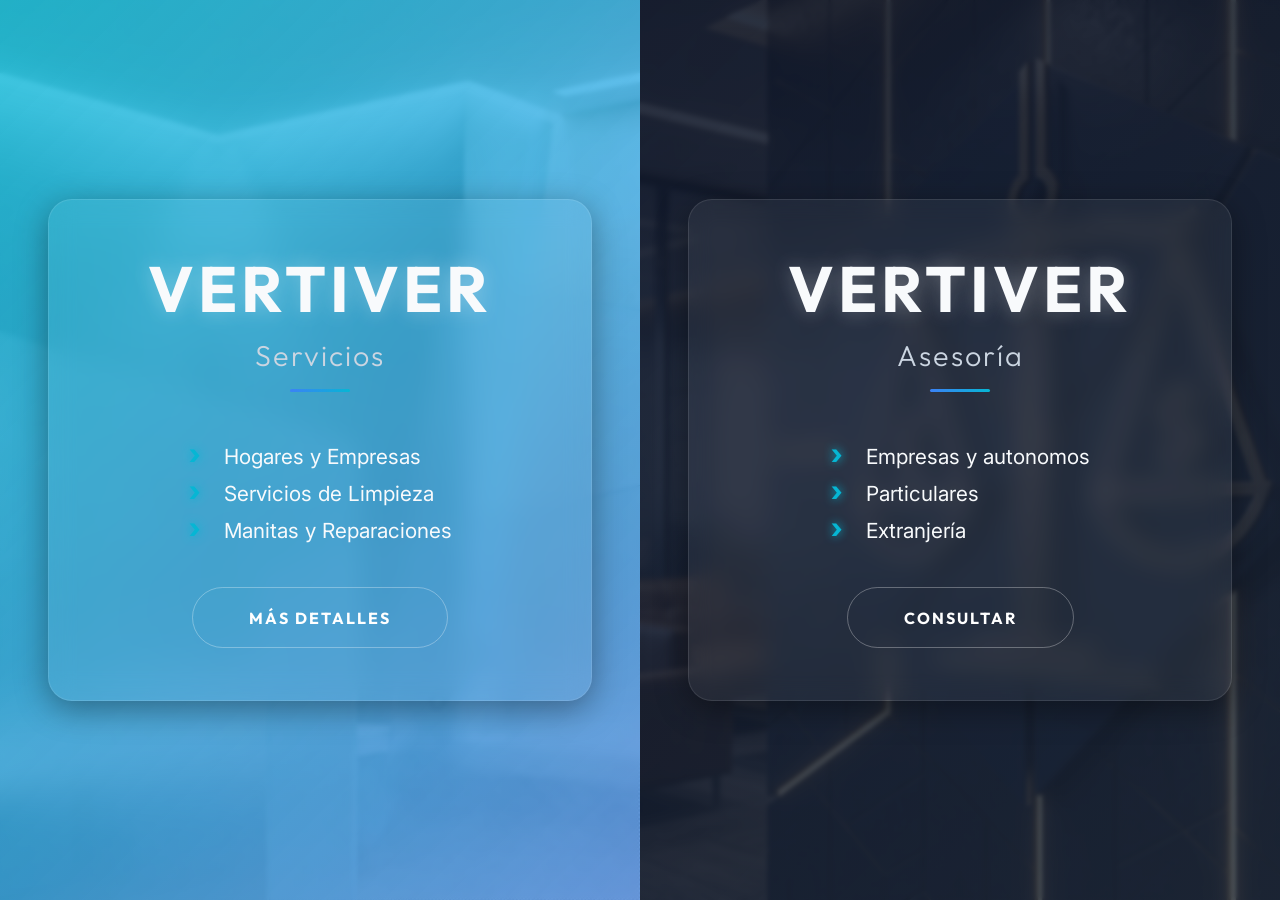
<file: index.html>
<!DOCTYPE html>
<html lang="es">

<head>
    <meta charset="UTF-8">
    <meta name="viewport" content="width=device-width, initial-scale=1.0">
    <title>Asesoría en San Martín de Valdeiglesias | VERTIVER Servicios y Asesoría</title>
    <meta name="description"
        content="Asesoría integral para empresas, autónomos y particulares en San Martín de Valdeiglesias. Expertos en Ley de Segunda Oportunidad y Extranjería.">
    <link rel="stylesheet" href="css/style.css">
    <link rel="icon" type="image/x-icon" href="favicon.ico">
    
    <!-- LocalBusiness Schema -->
    <script type="application/ld+json">
    {
      "@context": "https://schema.org",
      "@type": "ProfessionalService",
      "name": "VERTIVER Asesoría y Servicios",
      "address": {
        "@type": "PostalAddress",
        "addressLocality": "San Martín de Valdeiglesias",
        "addressRegion": "Madrid",
        "addressCountry": "ES"
      },
      "url": "https://tu-dominio-vercel.app",
      "description": "Asesoría integral para empresas, autónomos y particulares en San Martín de Valdeiglesias. Expertos en Ley de Segunda Oportunidad y Extranjería."
    }
    </script>
</head>

<body>
    <div class="container">
        <div class="split left">
            <div class="content">
                <h1>Vertiver</h1>
                <h2>Servicios</h2>
                <ul>
                    <li>Hogares y Empresas</li>
                    <li>Servicios de Limpieza</li>
                    <li>Manitas y Reparaciones</li>
                </ul>
                <a href="vertiver_servicios/vertiver_servicios.html" class="btn">Más Detalles</a>
            </div>
        </div>
        <div class="split right">
            <div class="content">
                <h1>Vertiver</h1>
                <h2>Asesoría</h2>
                <ul>
                    <li><a href="vertiver_asesoria/empresas-autonomos.html"
                            style="color: inherit; text-decoration: none;">Empresas y autonomos</a></li>
                    <li><a href="vertiver_asesoria/particulares.html"
                            style="color: inherit; text-decoration: none;">Particulares</a></li>
                    <li><a href="vertiver_asesoria/extranjeria.html"
                            style="color: inherit; text-decoration: none;">Extranjería</a></li>
                </ul>
                <a href="vertiver_asesoria/index.html" class="btn">Consultar</a>
            </div>
        </div>
    </div>

    <script src="js/script.js"></script>
</body>

</html>
</file>
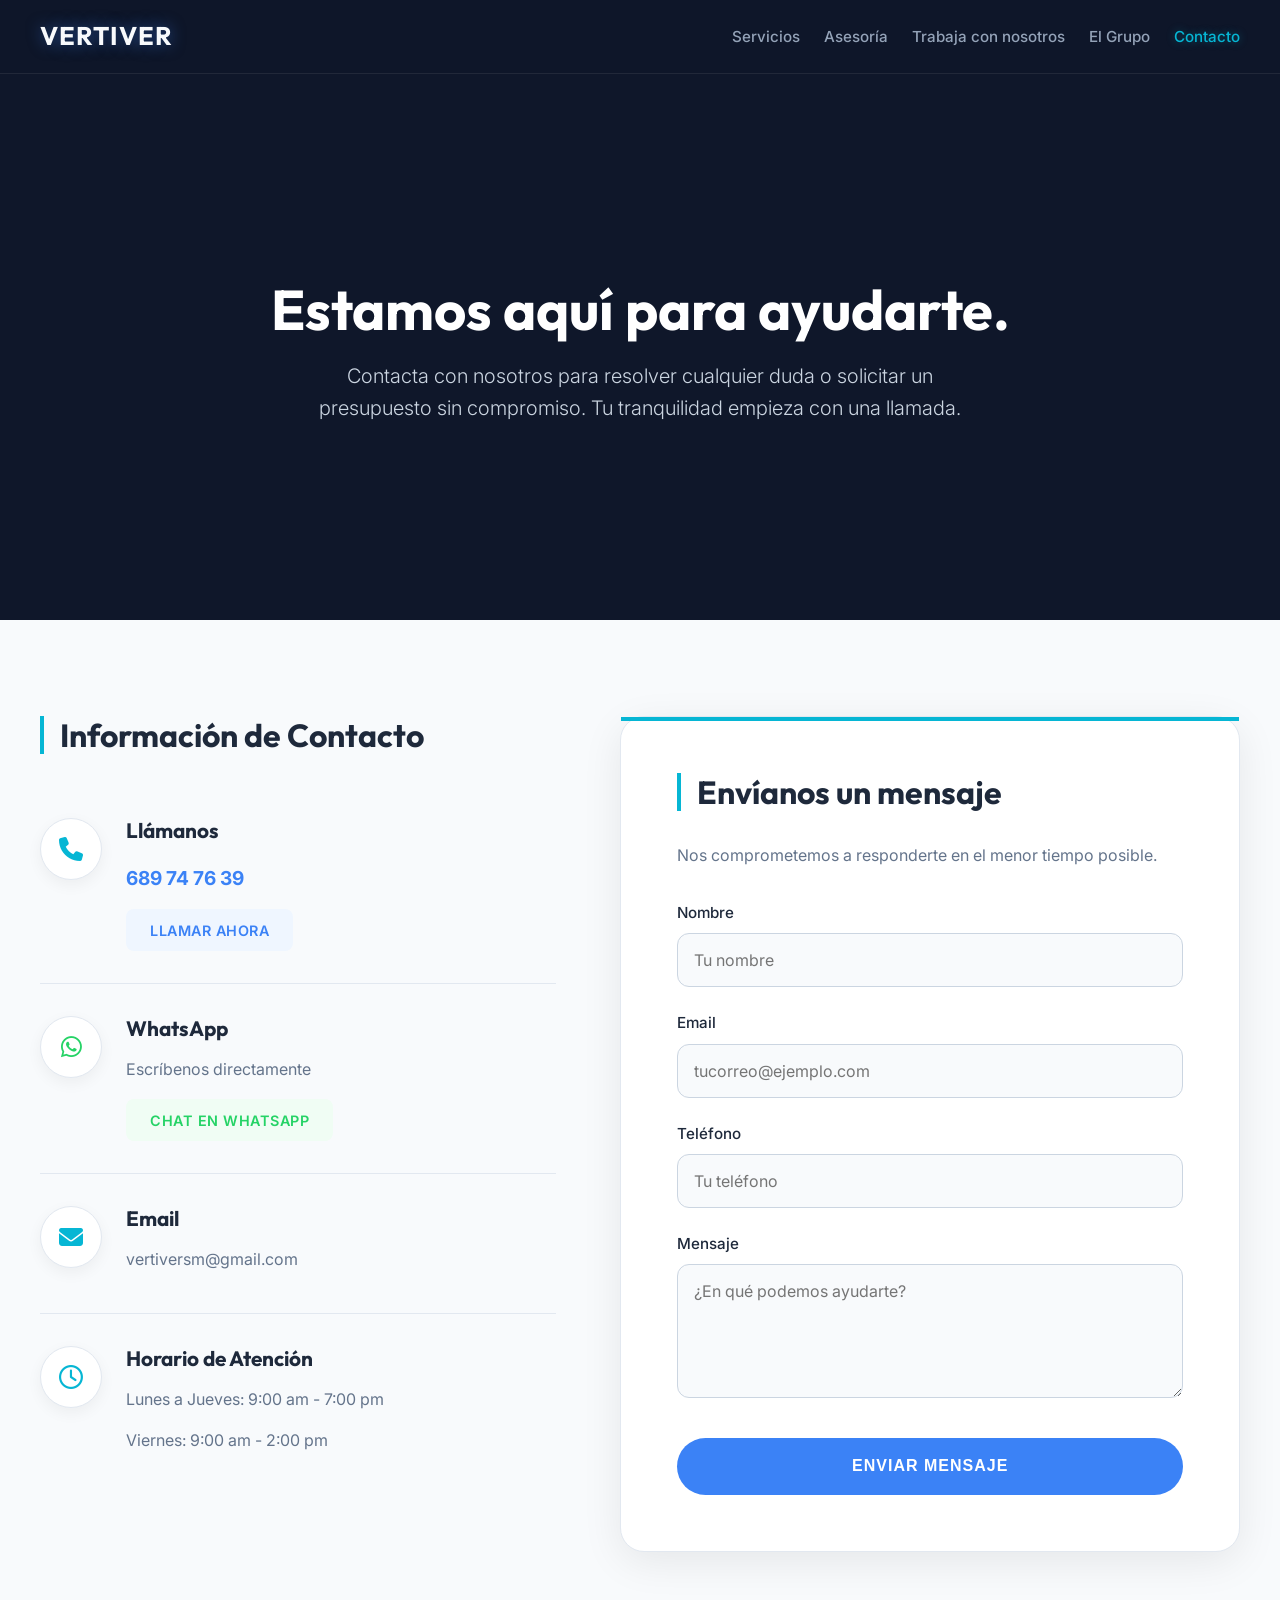
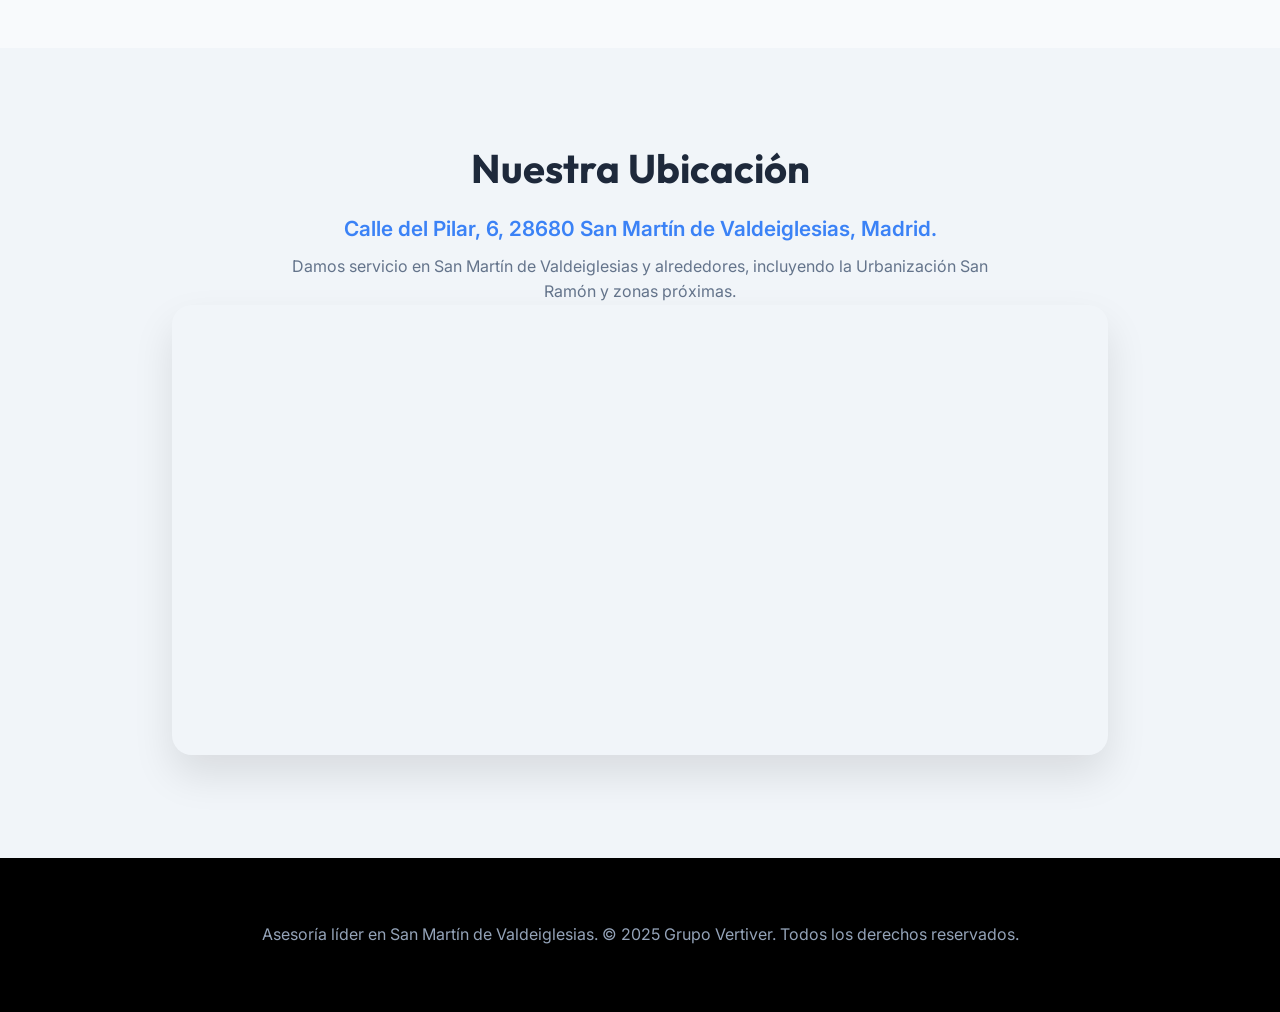
<file: contacto/index.html>
<!DOCTYPE html>
<html lang="es">

<head>
    <meta charset="UTF-8">
    <meta name="viewport" content="width=device-width, initial-scale=1.0">
    <title>Contacto VERTIVER | Estamos aquí para ayudarte</title>
    <meta name="description"
        content="Contacta con Vertiver para servicios integrales o asesoría en San Martín de Valdeiglesias. Teléfono, WhatsApp o formulario. Respuesta rápida.">
    <link rel="stylesheet" href="css/style.css">
    <link rel="icon" type="image/x-icon" href="/favicon.ico">
    <!-- Font Awesome for Icons -->
    <link rel="stylesheet" href="https://cdnjs.cloudflare.com/ajax/libs/font-awesome/6.4.0/css/all.min.css">
</head>

<body>

    <!-- Global Header -->
    <header class="main-header">
        <div class="header-container">
            <a href="../index.html" class="logo">VERTIVER</a>

            <!-- Mobile Toggle -->
            <button class="mobile-toggle" aria-label="Abrir menú">
                <span class="bar"></span>
                <span class="bar"></span>
                <span class="bar"></span>
            </button>

            <!-- Main Navigation -->
            <nav class="main-nav">
                <ul class="nav-links">
                    <li><a href="../vertiver_servicios/vertiver_servicios.html">Servicios</a></li>
                    <li><a href="../vertiver_asesoria/index.html">Asesoría</a></li>
                    <li><a href="../trabaja_con_nosotros/index.html">Trabaja con nosotros</a></li>
                    <li><a href="../el_grupo/index.html">El Grupo</a></li>
                    <li><a href="#" class="active">Contacto</a></li>
                </ul>
            </nav>
        </div>
    </header>

    <!-- Hero Section -->
    <header class="hero-contact">
        <div class="hero-content">
            <h1>Estamos aquí para ayudarte.</h1>
            <p class="hero-subtitle">Contacta con nosotros para resolver cualquier duda o solicitar un presupuesto sin
                compromiso. Tu tranquilidad empieza con una llamada.</p>
        </div>
    </header>

    <!-- Main Content Grid -->
    <section class="contact-main">
        <div class="container-grid">

            <!-- Contact Info Block -->
            <div class="info-block">
                <h2 class="section-title">Información de Contacto</h2>

                <div class="info-item">
                    <div class="icon-box"><i class="fa-solid fa-phone"></i></div>
                    <div class="info-text">
                        <h3>Llámanos</h3>
                        <p class="strong-text">689 74 76 39</p>
                        <a href="tel:+34689747639" class="btn-call">Llamar ahora</a>
                    </div>
                </div>

                <div class="info-item">
                    <div class="icon-box whatsapp"><i class="fa-brands fa-whatsapp"></i></div>
                    <div class="info-text">
                        <h3>WhatsApp</h3>
                        <p>Escríbenos directamente</p>
                        <a href="https://wa.me/34689747639" target="_blank" class="btn-whatsapp">Chat en WhatsApp</a>
                    </div>
                </div>

                <div class="info-item">
                    <div class="icon-box"><i class="fa-solid fa-envelope"></i></div>
                    <div class="info-text">
                        <h3>Email</h3>
                        <p>vertiversm@gmail.com</p>
                    </div>
                </div>

                <div class="info-item">
                    <div class="icon-box"><i class="fa-regular fa-clock"></i></div>
                    <div class="info-text">
                        <h3>Horario de Atención</h3>
                        <p>Lunes a Jueves: 9:00 am - 7:00 pm</p>
                        <p>Viernes: 9:00 am - 2:00 pm</p>
                    </div>
                </div>
            </div>

            <!-- Contact Form -->
            <div class="form-block">
                <h2 class="section-title">Envíanos un mensaje</h2>
                <p class="form-intro">Nos comprometemos a responderte en el menor tiempo posible.</p>

                <form action="#" method="POST" class="contact-form">
                    <div class="form-group">
                        <label for="name">Nombre</label>
                        <input type="text" id="name" name="name" placeholder="Tu nombre" required>
                    </div>

                    <div class="form-group">
                        <label for="email">Email</label>
                        <input type="email" id="email" name="email" placeholder="tucorreo@ejemplo.com" required>
                    </div>

                    <div class="form-group">
                        <label for="phone">Teléfono</label>
                        <input type="tel" id="phone" name="phone" placeholder="Tu teléfono" required>
                    </div>

                    <div class="form-group">
                        <label for="message">Mensaje</label>
                        <textarea id="message" name="message" rows="5" placeholder="¿En qué podemos ayudarte?"
                            required></textarea>
                    </div>

                    <button type="submit" class="btn-submit">Enviar Mensaje</button>
                </form>
            </div>
        </div>
    </section>

    <!-- Map & Location Section -->
    <section class="location-section">
        <div class="container-content">
            <h2 class="section-title-center">Nuestra Ubicación</h2>
            <p class="location-text">Calle del Pilar, 6, 28680 San Martín de Valdeiglesias, Madrid.</p>
            <p class="service-area-text">Damos servicio en San Martín de Valdeiglesias y alrededores, incluyendo la
                Urbanización San Ramón y zonas próximas.</p>

            <div class="map-container">
                <iframe
                    src="https://www.google.com/maps/embed?pb=!1m18!1m12!1m3!1d3036.0049282939!2d-4.3945!3d40.3635!2m3!1f0!2f0!3f0!3m2!1i1024!2i768!4f13.1!3m3!1m2!1s0xd41c6b123456789%3A0xabcdef1234567890!2sC.%20del%20Pilar%2C%206%2C%2028680%20San%20Mart%C3%ADn%20de%20Valdeiglesias%2C%20Madrid%2C%20Spain!5e0!3m2!1sen!2sus!4v1600000000000!5m2!1sen!2sus"
                    width="100%" height="450" style="border:0;" allowfullscreen="" loading="lazy"
                    referrerpolicy="no-referrer-when-downgrade">
                </iframe>
                <!-- Note: The coordinates in the standard embed might need adjustment if generic. 
                     Using a generic query for the address in a real scenario or the address specific embed string. 
                     I'll use a standard search embed query for robustness if exact coords aren't known, 
                     but standard iframe syntax above is roughly correct placeholder. 
                     Let's verify address: Calle del Pilar, 6, 28680 San Martín de Valdeiglesias, Madrid.
                     I will use a q= param version for better accuracy without API key issues often found in strict embeds. -->
            </div>
        </div>
    </section>

    <!-- Footer -->
    <footer class="footer">
        <p>Asesoría líder en San Martín de Valdeiglesias. &copy; 2025 Grupo Vertiver. Todos los derechos reservados.</p>
    </footer>

    <script src="../vertiver_servicios/js/script.js"></script>
    <script>
        // Inline mobile toggle if external script has issues
        const mobileToggle = document.querySelector('.mobile-toggle');
        const mainNav = document.querySelector('.main-nav');

        if (mobileToggle && !mobileToggle.getAttribute('listener')) {
            mobileToggle.addEventListener('click', () => {
                mainNav.classList.toggle('active');
                mobileToggle.classList.toggle('active');
            });
            mobileToggle.setAttribute('listener', 'true');
        }
    </script>
</body>

</html>
</file>
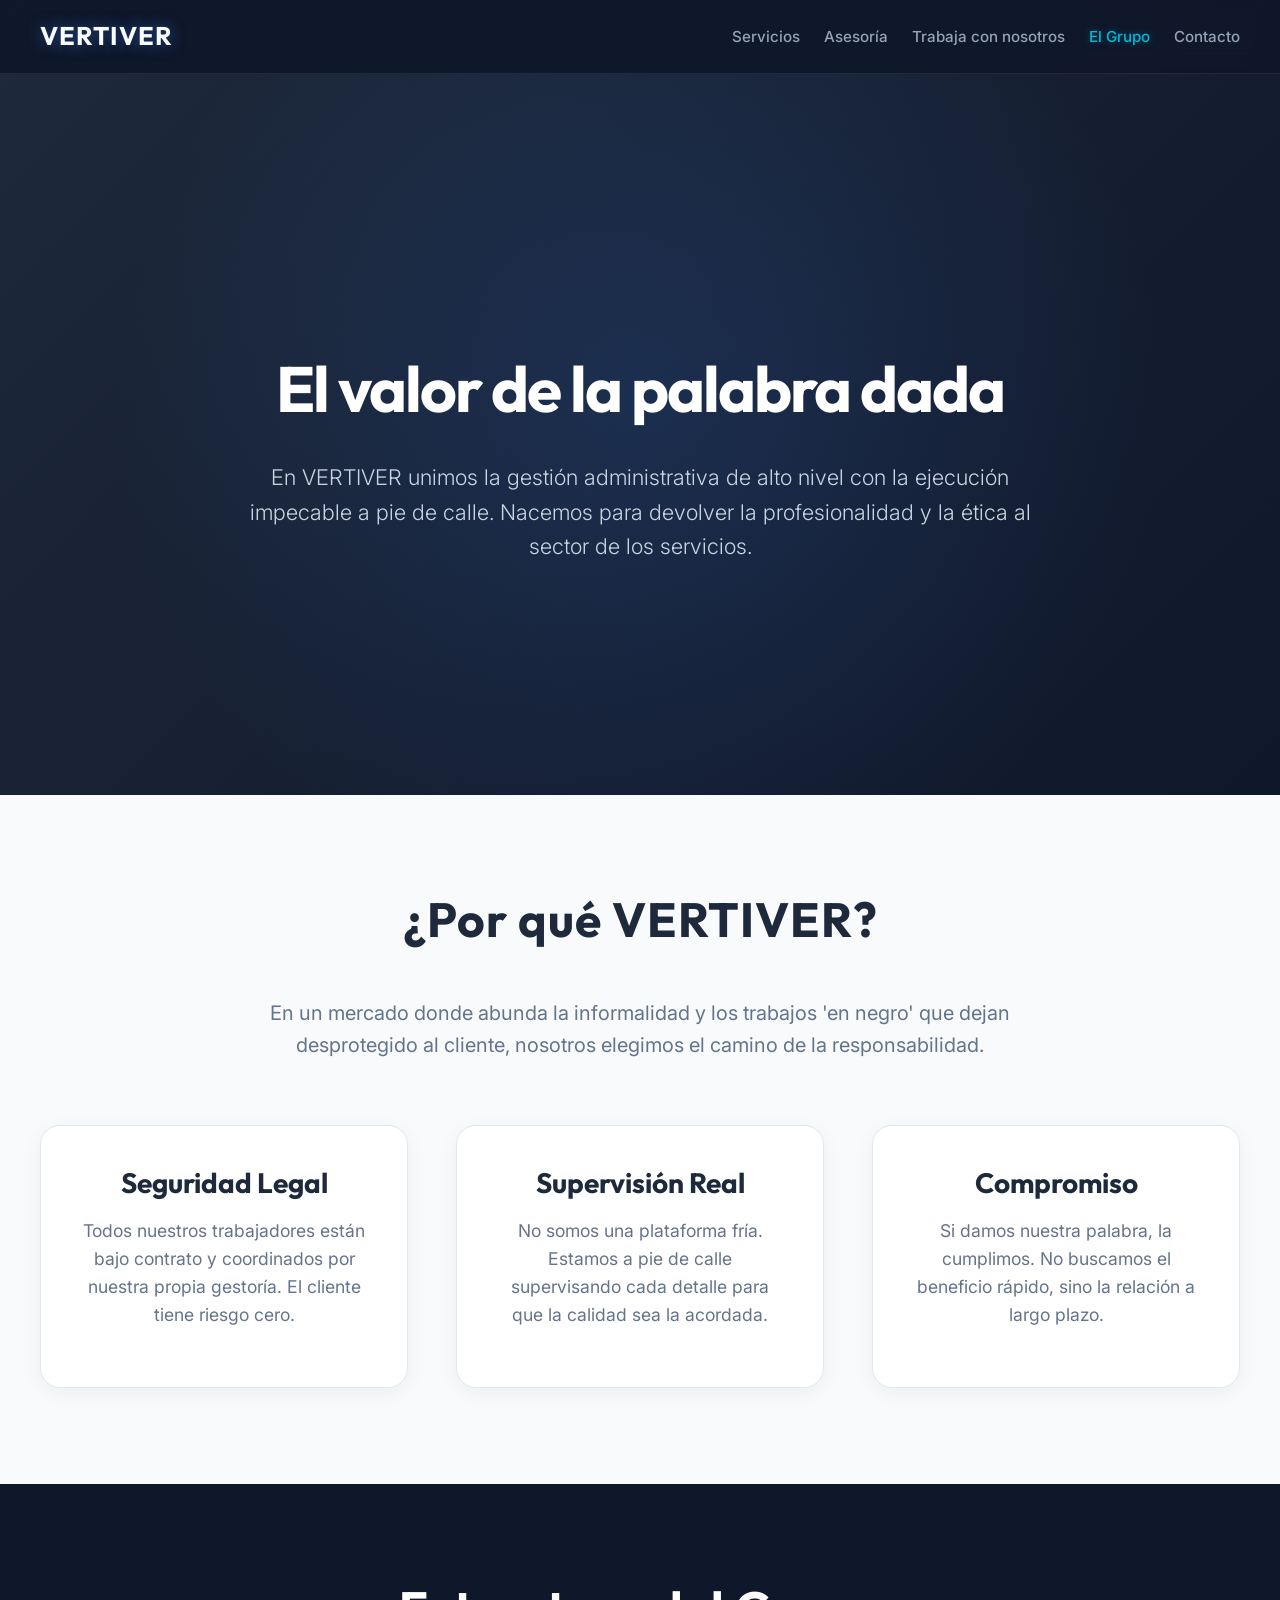
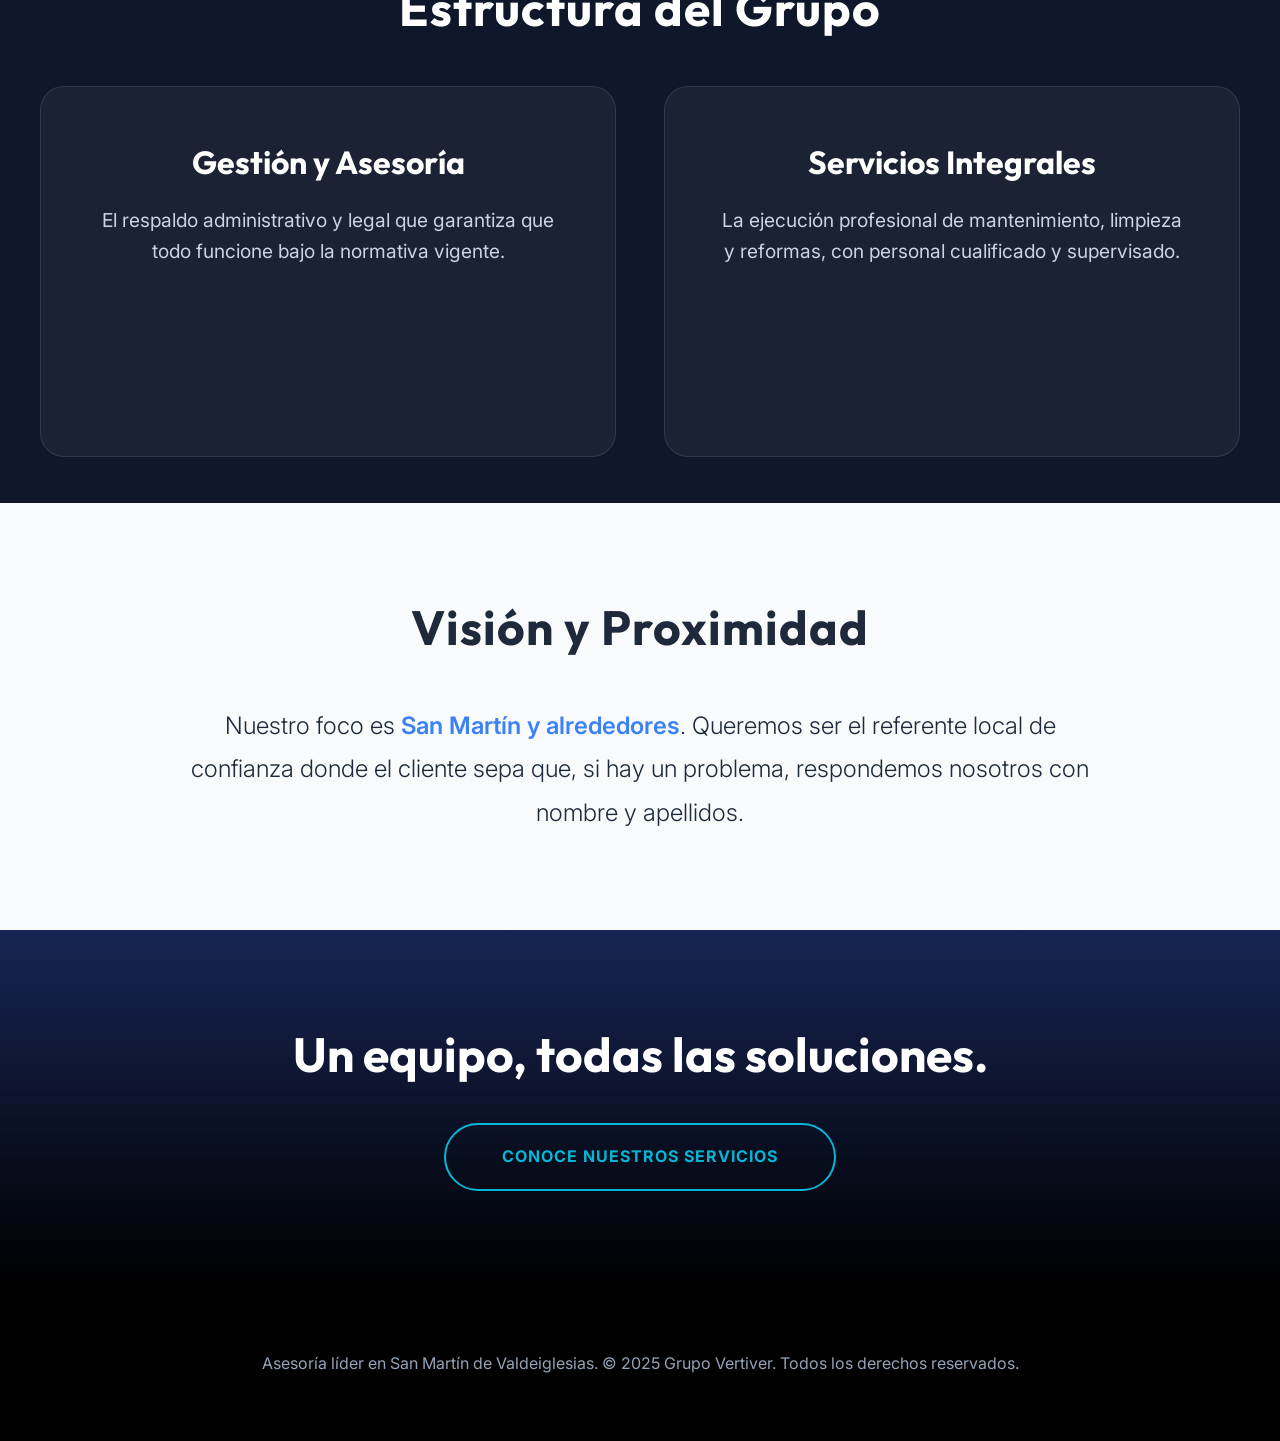
<file: el_grupo/index.html>
<!DOCTYPE html>
<html lang="es">

<head>
    <meta charset="UTF-8">
    <meta name="viewport" content="width=device-width, initial-scale=1.0">
    <title>El Grupo VERTIVER | Confianza y Profesionalidad</title>
    <meta name="description"
        content="Vertiver combina gestión administrativa de alto nivel con ejecución impecable. Servicios integrales y asesoría con honestidad y seguridad legal.">
    <link rel="stylesheet" href="css/style.css">
    <link rel="icon" type="image/x-icon" href="/favicon.ico">
</head>

<body>

    <!-- Global Header -->
    <header class="main-header">
        <div class="header-container">
            <a href="../index.html" class="logo">VERTIVER</a>

            <!-- Mobile Toggle -->
            <button class="mobile-toggle" aria-label="Abrir menú">
                <span class="bar"></span>
                <span class="bar"></span>
                <span class="bar"></span>
            </button>

            <!-- Main Navigation -->
            <nav class="main-nav">
                <ul class="nav-links">
                    <li><a href="../vertiver_servicios/vertiver_servicios.html">Servicios</a></li>
                    <li><a href="../vertiver_asesoria/index.html">Asesoría</a></li>
                    <li><a href="../trabaja_con_nosotros/index.html">Trabaja con nosotros</a></li>
                    <li><a href="#" class="active">El Grupo</a></li>
                    <li><a href="../contacto/index.html">Contacto</a></li>
                </ul>
            </nav>
        </div>
    </header>

    <!-- Section Hero (Nuestra Identidad) -->
    <header class="hero-group">
        <div class="hero-content">
            <h1>El valor de la palabra dada</h1>
            <p class="hero-subtitle">En VERTIVER unimos la gestión administrativa de alto nivel con la ejecución
                impecable a pie de calle. Nacemos para devolver la profesionalidad y la ética al sector de los
                servicios.</p>
        </div>
    </header>

    <!-- Section 'El Problema vs. Nuestra Solución' (Enfoque en Honestidad) -->
    <section class="problem-solution">
        <div class="container-content">
            <h2 class="section-title">¿Por qué VERTIVER?</h2>
            <div class="text-block">
                <p class="intro-text">En un mercado donde abunda la informalidad y los trabajos 'en negro' que dejan
                    desprotegido al cliente, nosotros elegimos el camino de la responsabilidad.</p>

                <div class="key-points-grid">
                    <div class="point-card">
                        <h3>Seguridad Legal</h3>
                        <p>Todos nuestros trabajadores están bajo contrato y coordinados por nuestra propia gestoría. El
                            cliente tiene riesgo cero.</p>
                    </div>
                    <div class="point-card">
                        <h3>Supervisión Real</h3>
                        <p>No somos una plataforma fría. Estamos a pie de calle supervisando cada detalle para que la
                            calidad sea la acordada.</p>
                    </div>
                    <div class="point-card">
                        <h3>Compromiso</h3>
                        <p>Si damos nuestra palabra, la cumplimos. No buscamos el beneficio rápido, sino la relación a
                            largo plazo.</p>
                    </div>
                </div>
            </div>
        </div>
    </section>

    <!-- Section 'Estructura del Grupo' (Sinergia) -->
    <section class="group-structure">
        <div class="container-content">
            <h2 class="section-title">Estructura del Grupo</h2>
            <div class="structure-columns">
                <a href="../vertiver_asesoria/index.html" class="structure-link">
                    <div class="col-structure">
                        <h3>Gestión y Asesoría</h3>
                        <p>El respaldo administrativo y legal que garantiza que todo funcione bajo la normativa vigente.</p>
                    </div>
                </a>
                <a href="../vertiver_servicios/vertiver_servicios.html" class="structure-link">
                    <div class="col-structure">
                        <h3>Servicios Integrales</h3>
                        <p>La ejecución profesional de mantenimiento, limpieza y reformas, con personal cualificado y
                            supervisado.</p>
                    </div>
                </a>
            </div>
        </div>
    </section>

    <!-- Section 'Visión y Proximidad' -->
    <section class="vision-section">
        <div class="container-content">
            <h2 class="section-title">Visión y Proximidad</h2>
            <p>Nuestro foco es <strong>San Martín y alrededores</strong>. Queremos ser el referente local de confianza
                donde el cliente sepa que, si hay un problema, respondemos nosotros con nombre y apellidos.</p>
        </div>
    </section>

    <!-- CTA Final -->
    <section class="cta-final" id="contacto">
        <div class="cta-content">
            <h2>Un equipo, todas las soluciones.</h2>
            <a href="../vertiver_servicios/vertiver_servicios.html" class="btn-primary">Conoce nuestros servicios</a>
        </div>
    </section>

    <!-- Footer -->
    <footer class="footer">
        <p>Asesoría líder en San Martín de Valdeiglesias. &copy; 2025 Grupo Vertiver. Todos los derechos reservados.</p>
    </footer>

    <script src="../vertiver_servicios/js/script.js"></script>
    <!-- Reusing script for mobile menu if compatible, or creating new one? 
    Checking vertiver_servicios/js/script.js content would be good, but assuming it handles .mobile-toggle and .main-nav is safe given the HTML structure. -->
    <script>
        // Inline script for mobile menu if we don't want to rely on relative path or if script.js is simple
        const mobileToggle = document.querySelector('.mobile-toggle');
        const mainNav = document.querySelector('.main-nav');

        if (mobileToggle) {
            mobileToggle.addEventListener('click', () => {
                mainNav.classList.toggle('active');
                mobileToggle.classList.toggle('active');
            });
        }
    </script>
</body>

</html>
</file>
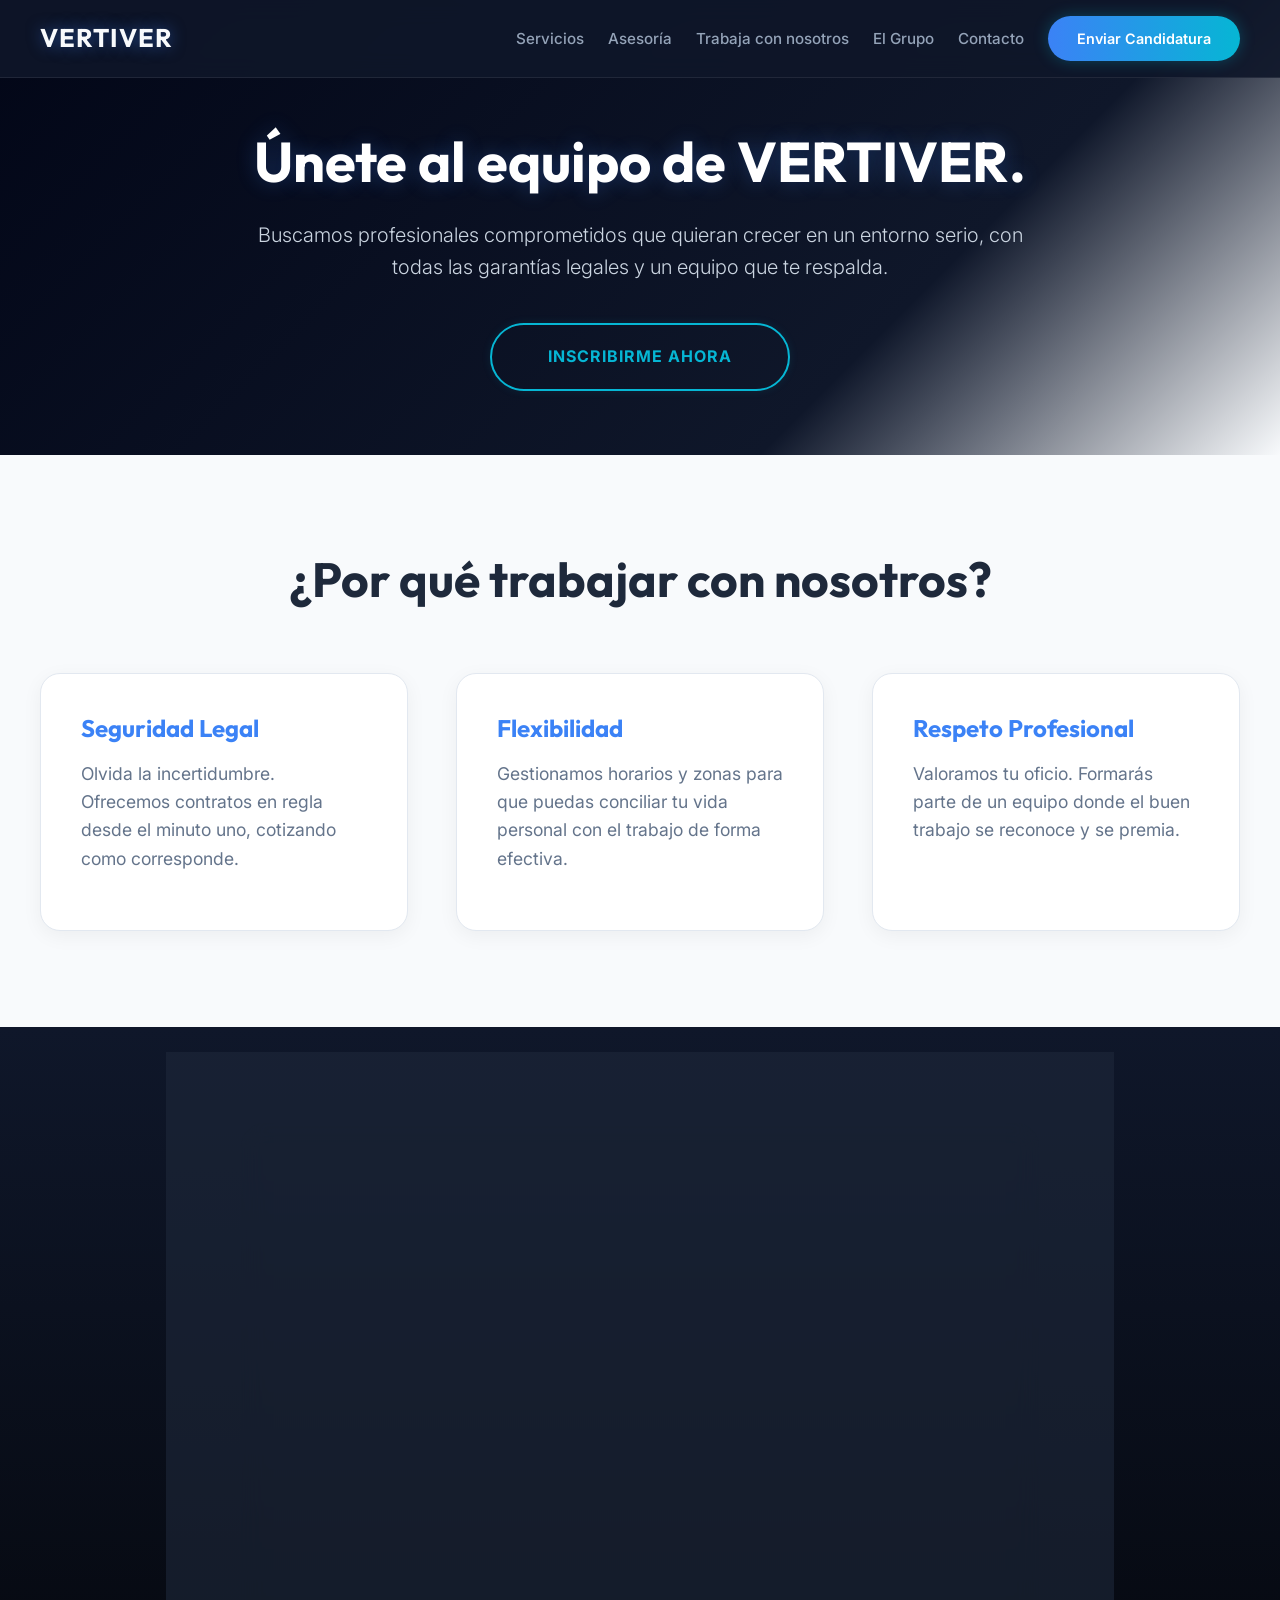
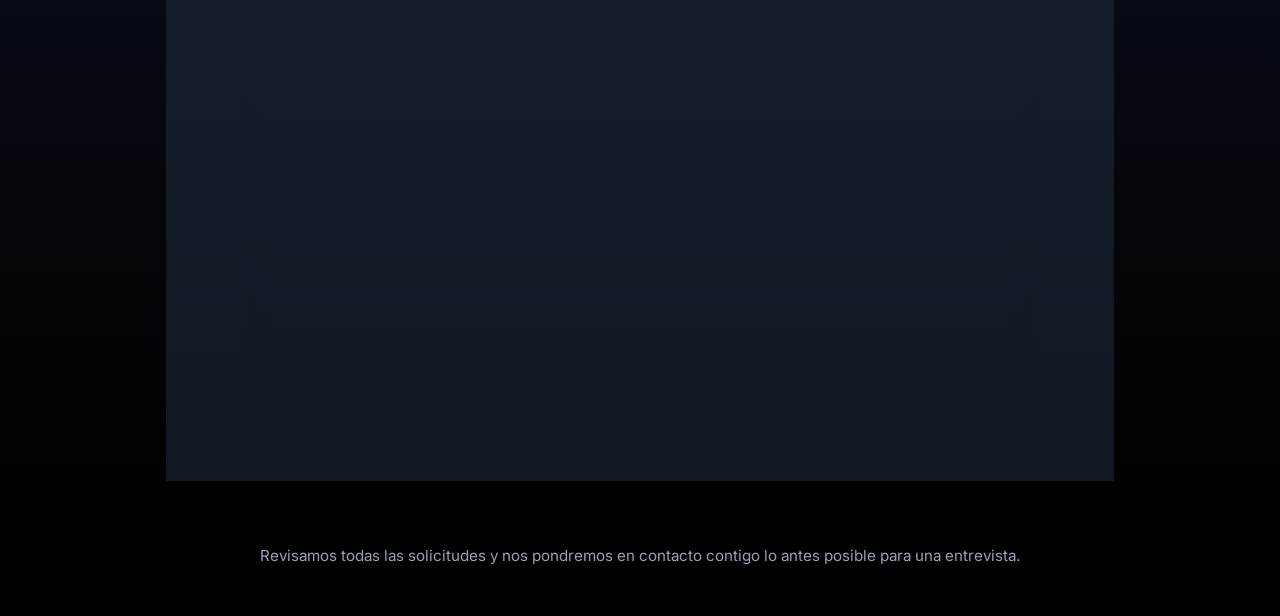
<file: trabaja_con_nosotros/index.html>
<!DOCTYPE html>
<html lang="es">

<head>
    <meta charset="UTF-8">
    <meta name="viewport" content="width=device-width, initial-scale=1.0">
    <title>Trabaja con Nosotros | Vertiver</title>
    <meta name="description"
        content="Únete al equipo de Vertiver. Buscamos profesionales de limpieza, mantenimiento y jardinería comprometidos y serios.">
    <link rel="stylesheet" href="css/style.css">
    <link rel="icon" type="image/x-icon" href="/favicon.ico">
</head>

<body>

    <!-- Global Header -->
    <header class="main-header">
        <div class="header-container">
            <a href="../index.html" class="logo">VERTIVER</a>

            <!-- Mobile Toggle -->
            <button class="mobile-toggle" aria-label="Abrir menú">
                <span class="bar"></span>
                <span class="bar"></span>
                <span class="bar"></span>
            </button>

            <!-- Main Navigation -->
            <nav class="main-nav">
                <ul class="nav-links">

                    <li><a href="../vertiver_servicios/vertiver_servicios.html#servicios">Servicios</a></li>
                    <li><a href="../vertiver_asesoria/index.html">Asesoría</a></li>
                    <li><a href="index.html">Trabaja con nosotros</a></li>
                    <li><a href="../vertiver_servicios/vertiver_servicios.html#grupo">El Grupo</a></li>
                    <li><a href="../contacto/index.html">Contacto</a></li>
                </ul>
                <a href="#formulario" class="btn-header">Enviar Candidatura</a>
            </nav>
        </div>
    </header>

    <!-- Hero Section -->
    <section class="hero">
        <div class="hero-content">
            <h1>Únete al equipo de VERTIVER.</h1>
            <p>Buscamos profesionales comprometidos que quieran crecer en un entorno serio, con todas las garantías
                legales y un equipo que te respalda.</p>
            <a href="#formulario" class="btn-primary">Inscribirme ahora</a>
        </div>
    </section>

    <!-- Benefits Section -->
    <section class="benefits">
        <h2>¿Por qué trabajar con nosotros?</h2>
        <div class="benefits-grid">
            <div class="benefit-card">
                <h3>Seguridad Legal</h3>
                <p>Olvida la incertidumbre. Ofrecemos contratos en regla desde el minuto uno, cotizando como
                    corresponde.</p>
            </div>
            <div class="benefit-card">
                <h3>Flexibilidad</h3>
                <p>Gestionamos horarios y zonas para que puedas conciliar tu vida personal con el trabajo de forma
                    efectiva.</p>
            </div>
            <div class="benefit-card">
                <h3>Respeto Profesional</h3>
                <p>Valoramos tu oficio. Formarás parte de un equipo donde el buen trabajo se reconoce y se premia.</p>
            </div>
        </div>
    </section>

    <!-- Application Form Section -->
    <section id="formulario" class="application-form">
        <div class="form-container">
            <h2>Déjanos tus datos</h2>
            <p>Rellena el siguiente formulario y da el primer paso hacia tu futuro en Vertiver.</p>

            <form action="#" method="POST">
                <div class="form-group">
                    <label for="nombre">Nombre y Apellidos</label>
                    <input type="text" id="nombre" name="nombre" required placeholder="Tu nombre completo">
                </div>

                <div class="form-group">
                    <label for="telefono">Teléfono de contacto</label>
                    <input type="tel" id="telefono" name="telefono" required placeholder="Ej: 600 000 000">
                </div>

                <div class="form-group">
                    <label for="area">Área de interés</label>
                    <select id="area" name="area" required>
                        <option value="" disabled selected>Selecciona una opción</option>
                        <option value="limpieza">Limpieza</option>
                        <option value="jardineria">Jardinería</option>
                        <option value="pintura">Pintura</option>
                        <option value="fontaneria">Fontanería</option>
                        <option value="electricidad">Electricidad</option>
                        <option value="otros">Otros</option>
                    </select>
                </div>

                <div class="form-group">
                    <label for="experiencia">Experiencia previa</label>
                    <textarea id="experiencia" name="experiencia" rows="4"
                        placeholder="Cuéntanos brevemente tu experiencia en el sector..."></textarea>
                </div>

                <div class="form-group">
                    <label for="pregunta-clave">¿Qué es lo que más valoras de una empresa?</label>
                    <input type="text" id="pregunta-clave" name="pregunta_clave"
                        placeholder="Tu respuesta sincera nos ayuda a conocerte mejor">
                </div>

                <div class="form-submit">
                    <button type="submit" class="btn-submit">Enviar Candidatura</button>
                </div>
            </form>
        </div>
    </section>

    <!-- Footer -->
    <footer class="footer-note">
        <p>Revisamos todas las solicitudes y nos pondremos en contacto contigo lo antes posible para una entrevista.</p>
    </footer>

    <script src="js/script.js"></script>
</body>

</html>
</file>
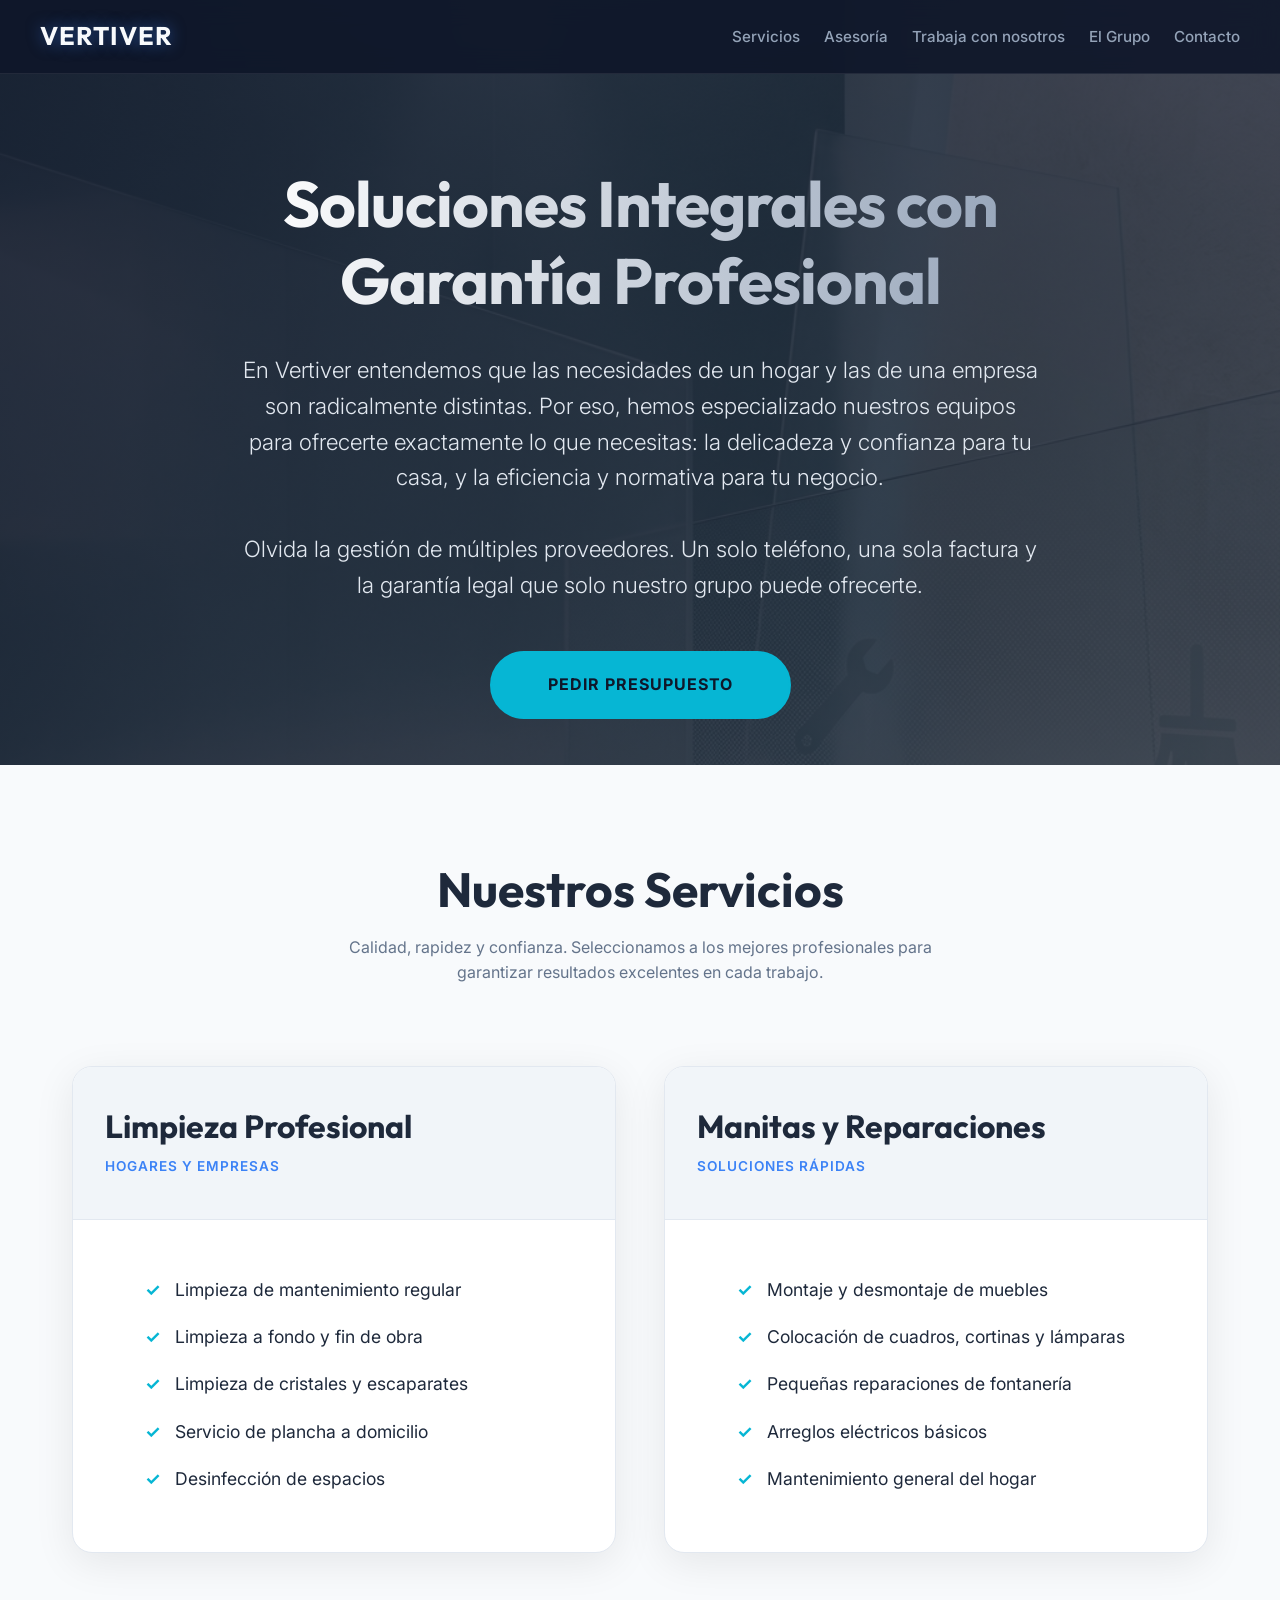
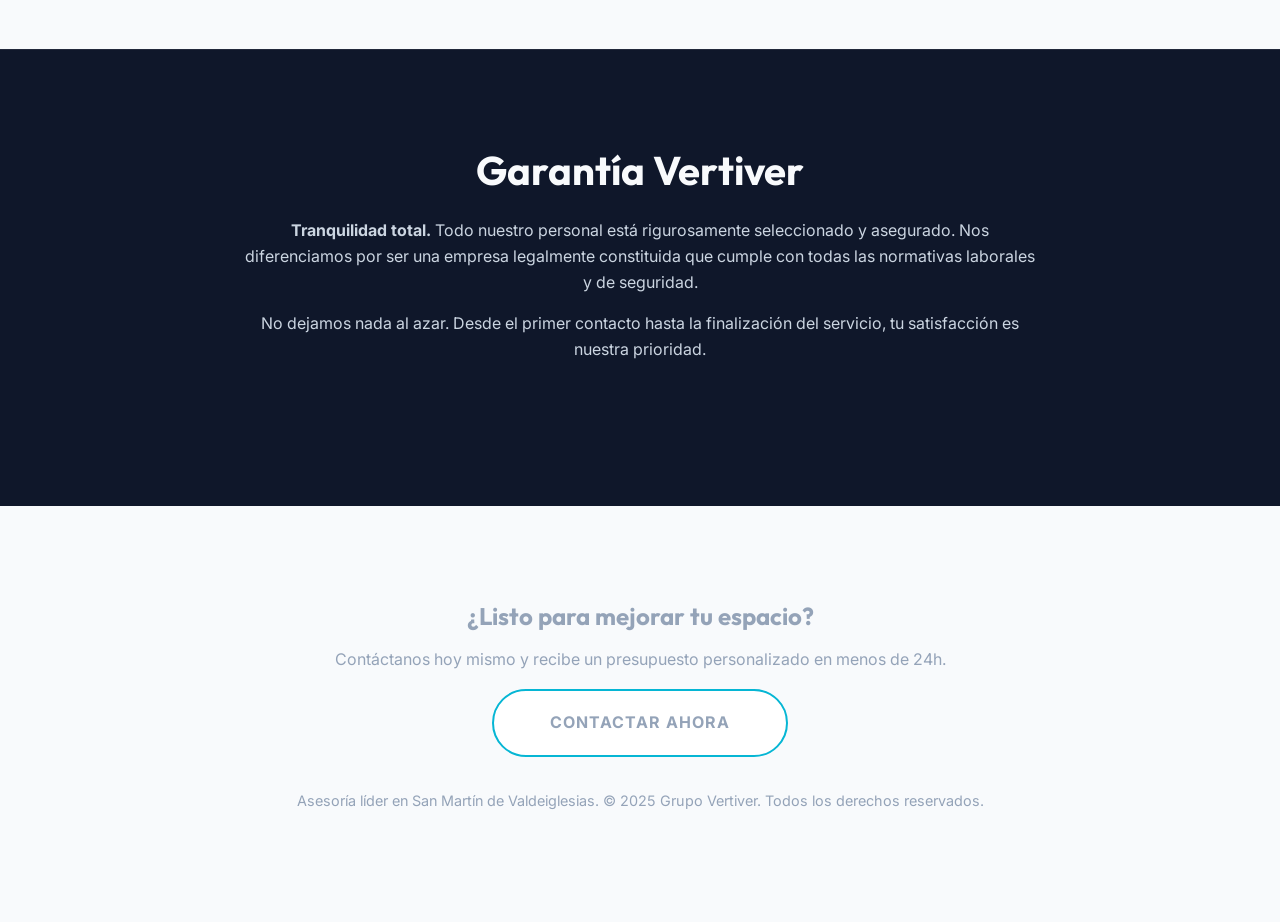
<file: vertiver_servicios/vertiver_servicios.html>
<!DOCTYPE html>
<html lang="es">

<head>
    <meta charset="UTF-8">
    <meta name="viewport" content="width=device-width, initial-scale=1.0">
    <title>Vertiver Servicios | Limpieza y Manitas Profesional</title>
    <meta name="description"
        content="Servicios de limpieza profesional para hogares y empresas, manitas y reparaciones. Calidad y confianza garantizada por Vertiver.">
    <link rel="stylesheet" href="css/style.css">
    <link rel="icon" type="image/x-icon" href="/favicon.ico">
</head>

<body>

    <!-- Global Header -->
    <header class="main-header">
        <div class="header-container">
            <a href="../index.html" class="logo">VERTIVER</a>

            <!-- Mobile Toggle -->
            <button class="mobile-toggle" aria-label="Abrir menú">
                <span class="bar"></span>
                <span class="bar"></span>
                <span class="bar"></span>
            </button>

            <!-- Main Navigation -->
            <nav class="main-nav">
                <ul class="nav-links">

                    <li><a href="#servicios">Servicios</a></li>
                    <li><a href="../vertiver_asesoria/index.html">Asesoría</a></li>
                    <li><a href="../trabaja_con_nosotros/index.html">Trabaja con nosotros</a></li>
                    <li><a href="../el_grupo/index.html">El Grupo</a></li>
                    <li><a href="../contacto/index.html">Contacto</a></li>
                </ul>
            </nav>
        </div>
    </header>

    <!-- Hero Section -->
    <header class="hero">
        <div class="hero-content">
            <h1>Soluciones Integrales con Garantía Profesional</h1>
            <p>En Vertiver entendemos que las necesidades de un hogar y las de una empresa son radicalmente distintas.
                Por eso, hemos especializado nuestros equipos para ofrecerte exactamente lo que necesitas: la delicadeza
                y confianza para tu casa, y la eficiencia y normativa para tu negocio. <br><br>
                Olvida la gestión de múltiples proveedores. Un solo teléfono, una sola factura y la garantía legal que
                solo nuestro grupo puede ofrecerte.</p>
            <a href="#contacto" class="btn-primary">Pedir Presupuesto</a>
        </div>
    </header>

    <!-- Services Section -->
    <section class="services-section">
        <h2>Nuestros Servicios</h2>
        <p>Calidad, rapidez y confianza. Seleccionamos a los mejores profesionales para garantizar resultados excelentes
            en cada trabajo.</p>

        <div class="services-grid">
            <!-- Limpieza -->
            <div class="service-card">
                <div class="card-header">
                    <h3>Limpieza Profesional</h3>
                    <span>Hogares y Empresas</span>
                </div>
                <div class="card-body">
                    <ul>
                        <li>Limpieza de mantenimiento regular</li>
                        <li>Limpieza a fondo y fin de obra</li>
                        <li>Limpieza de cristales y escaparates</li>
                        <li>Servicio de plancha a domicilio</li>
                        <li>Desinfección de espacios</li>
                    </ul>
                </div>
            </div>

            <!-- Manitas -->
            <div class="service-card">
                <div class="card-header">
                    <h3>Manitas y Reparaciones</h3>
                    <span>Soluciones Rápidas</span>
                </div>
                <div class="card-body">
                    <ul>
                        <li>Montaje y desmontaje de muebles</li>
                        <li>Colocación de cuadros, cortinas y lámparas</li>
                        <li>Pequeñas reparaciones de fontanería</li>
                        <li>Arreglos eléctricos básicos</li>
                        <li>Mantenimiento general del hogar</li>
                    </ul>
                </div>
            </div>
        </div>
    </section>

    <!-- Quality/Trust Section -->
    <section class="quality-seal">
        <div class="quality-content">
            <h2>Garantía Vertiver</h2>
            <p><strong>Tranquilidad total.</strong> Todo nuestro personal está rigurosamente seleccionado y asegurado.
                Nos diferenciamos por ser una empresa legalmente constituida que cumple con todas las normativas
                laborales y de seguridad.</p>
            <p>No dejamos nada al azar. Desde el primer contacto hasta la finalización del servicio, tu satisfacción es
                nuestra prioridad.</p>
        </div>
    </section>

    <!-- Footer -->
    <footer id="contacto" class="footer">
        <h2>¿Listo para mejorar tu espacio?</h2>
        <p>Contáctanos hoy mismo y recibe un presupuesto personalizado en menos de 24h.</p>
        <a href="../contacto/index.html" class="btn-primary"
            style="background:#fff; color:var(--primary-color);">Contactar Ahora</a>
        <p style="margin-top: 2rem; font-size: 0.9rem;">Asesoría líder en San Martín de Valdeiglesias. &copy; 2025 Grupo Vertiver. Todos los derechos reservados.</p>
    </footer>

    <script src="js/script.js"></script>
</body>

</html>
</file>
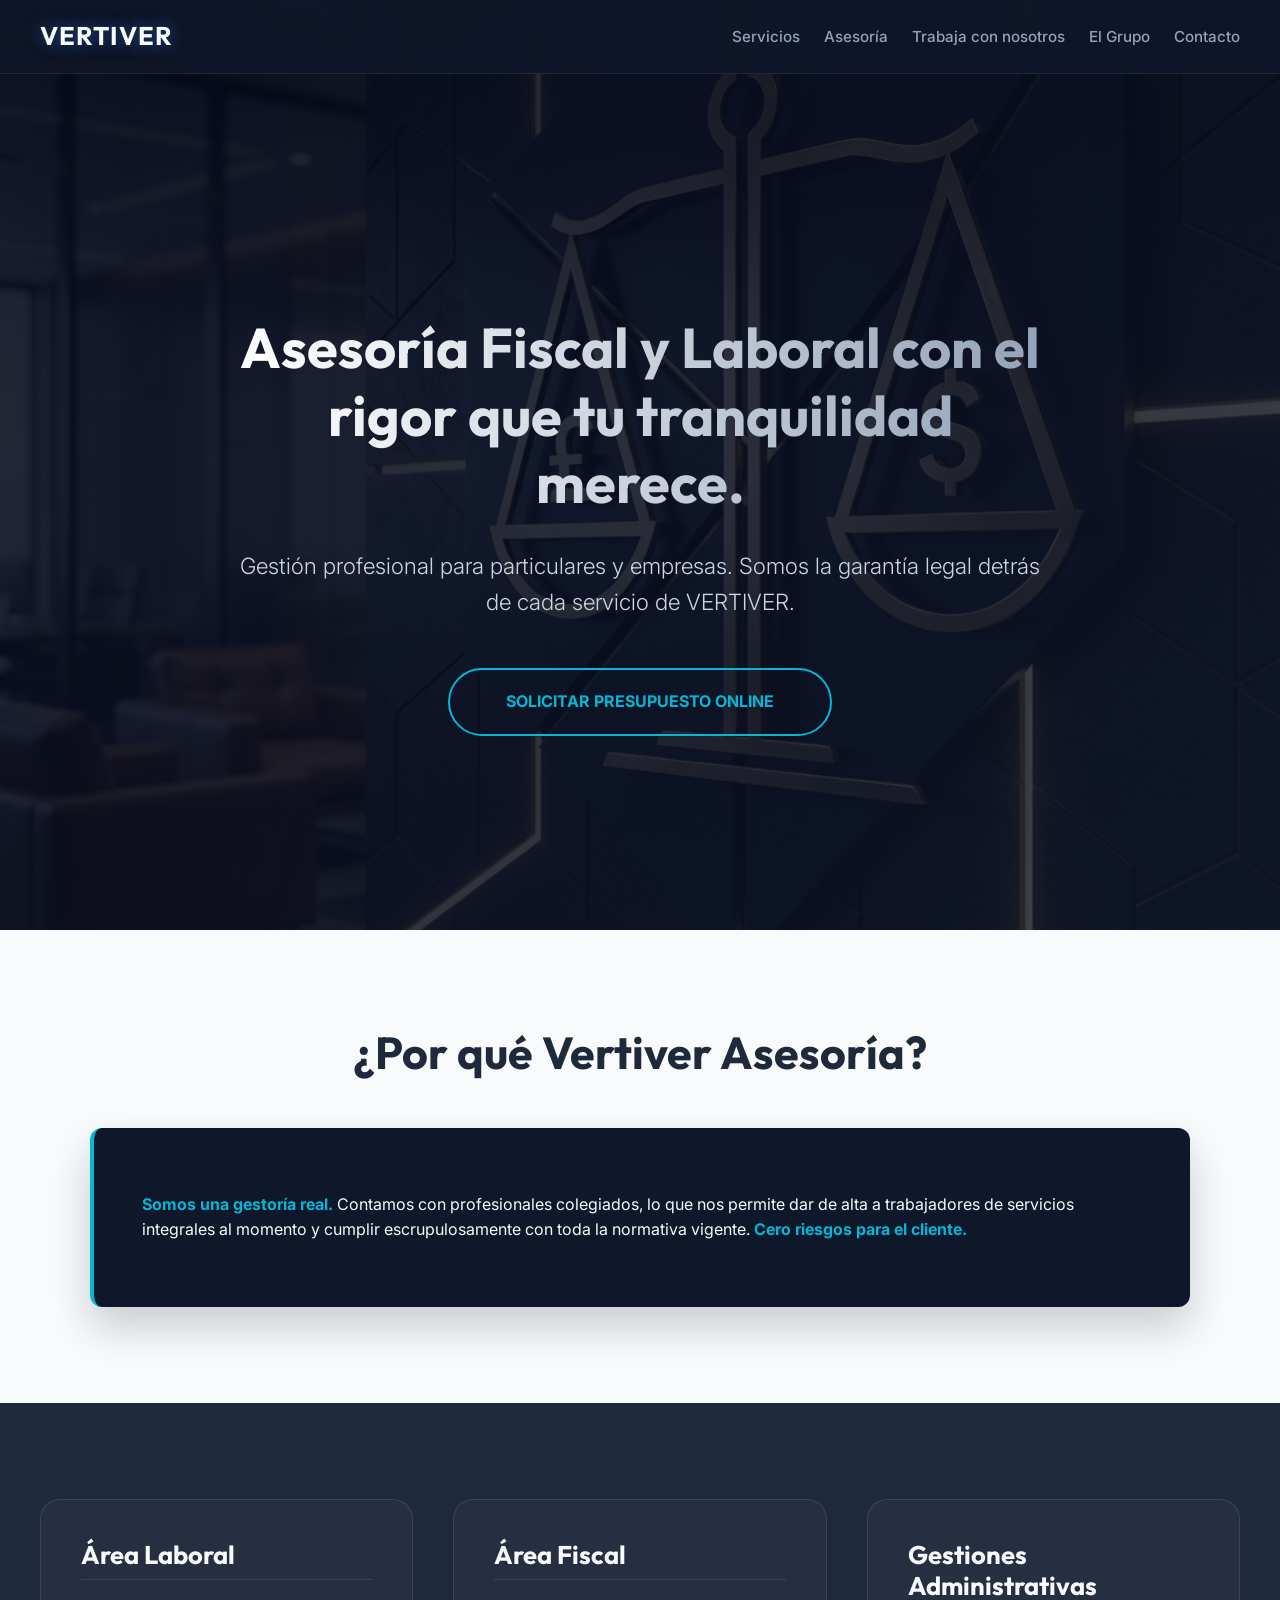
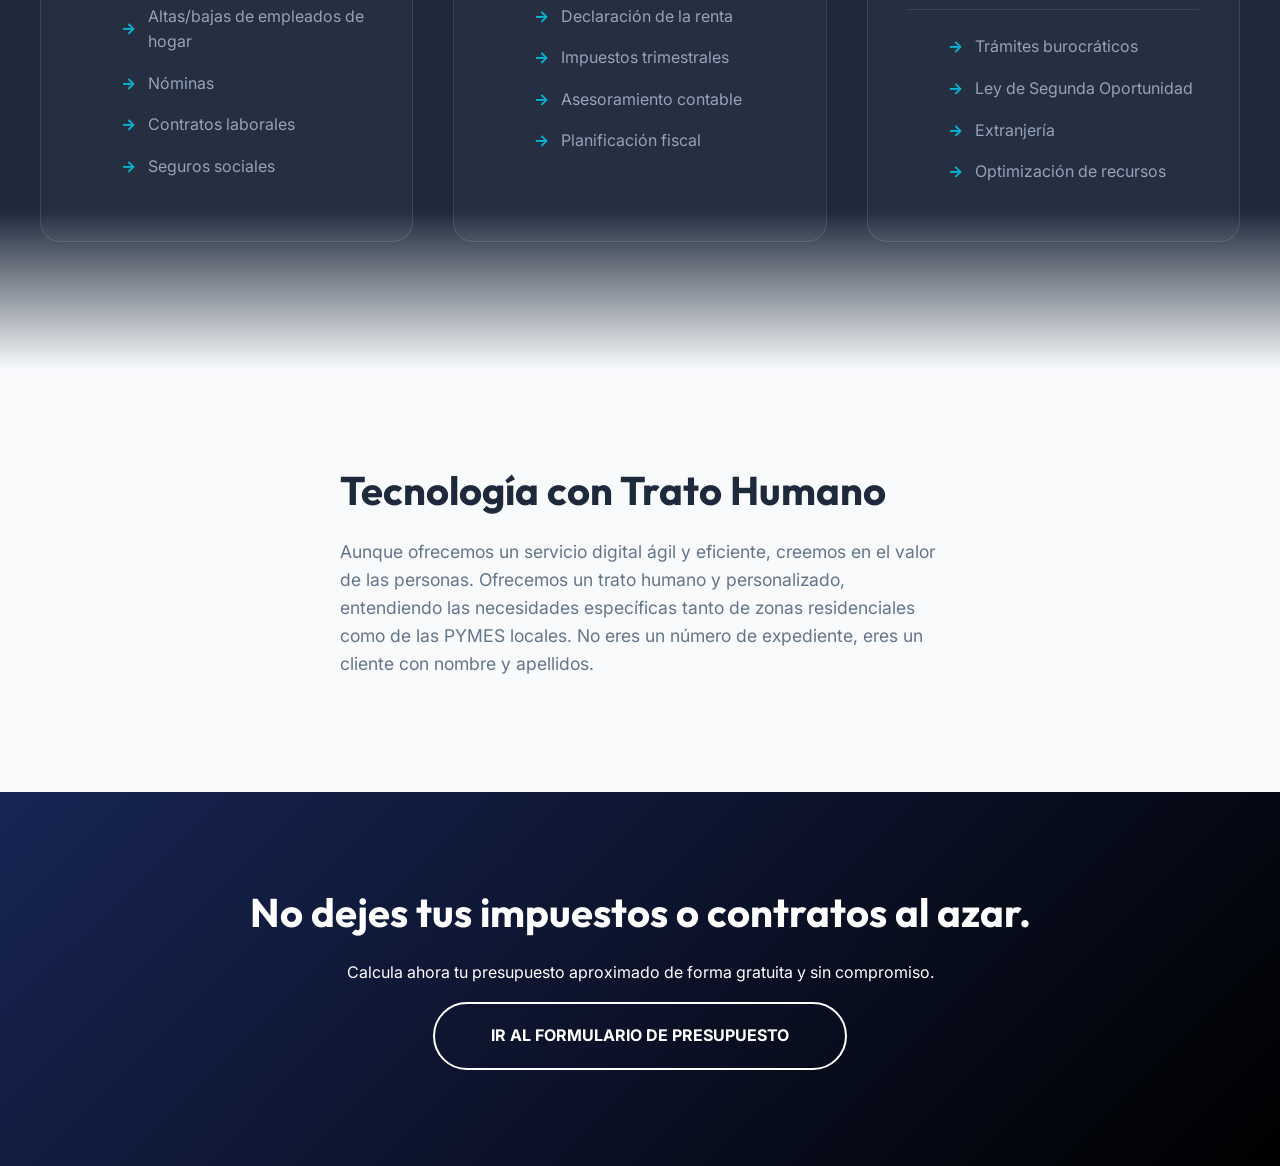
<file: vertiver_servicios/vertiver_asesoria/vertiver_asesoria.html>
<!DOCTYPE html>
<html lang="es">

<head>
    <meta charset="UTF-8">
    <meta name="viewport" content="width=device-width, initial-scale=1.0">
    <title>Vertiver Asesoría | Fiscal, Laboral y Contable</title>
    <meta name="description"
        content="Gestoría profesional para particulares y empresas. Asesoría fiscal, laboral, contable y Ley de Segunda Oportunidad.">
    <link rel="stylesheet" href="css/style.css">
    <link rel="icon" type="image/x-icon" href="/favicon.ico">
</head>

<body>

    <!-- Global Header -->
    <header class="main-header">
        <div class="header-container">
            <a href="../home/Vertiver.html" class="logo">VERTIVER</a>

            <!-- Mobile Toggle -->
            <button class="mobile-toggle" aria-label="Abrir menú">
                <span class="bar"></span>
                <span class="bar"></span>
                <span class="bar"></span>
            </button>

            <!-- Main Navigation -->
            <nav class="main-nav">
                <ul class="nav-links">

                    <li><a href="../vertiver_servicios/vertiver_servicios.html#servicios">Servicios</a></li>
                    <li><a href="vertiver_asesoria.html">Asesoría</a></li>
                    <li><a href="../trabaja_con_nosotros/index.html">Trabaja con nosotros</a></li>
                    <li><a href="../el_grupo/index.html">El Grupo</a></li>
                    <li><a href="../contacto/index.html">Contacto</a></li>
                </ul>
            </nav>
        </div>
    </header>

    <!-- Hero Section -->
    <header class="hero">
        <div class="hero-content">
            <h1>Asesoría Fiscal y Laboral con el rigor que tu tranquilidad merece.</h1>
            <p>Gestión profesional para particulares y empresas. Somos la garantía legal detrás de cada servicio de
                VERTIVER.</p>
            <a href="#contacto" class="btn-primary">Solicitar Presupuesto Online</a>
        </div>
    </header>

    <!-- Value Differential Section -->
    <section class="value-prop">
        <h2>¿Por qué Vertiver Asesoría?</h2>
        <div class="highlight-box">
            <p><strong>Somos una gestoría real.</strong> Contamos con profesionales colegiados, lo que nos permite dar
                de alta a trabajadores de servicios integrales al momento y cumplir escrupulosamente con toda la
                normativa vigente. <strong>Cero riesgos para el cliente.</strong></p>
        </div>
    </section>

    <!-- Services Block -->
    <section class="services">
        <div class="services-container">
            <!-- Área Laboral -->
            <div class="service-card">
                <h3>Área Laboral</h3>
                <ul>
                    <li>Altas/bajas de empleados de hogar</li>
                    <li>Nóminas</li>
                    <li>Contratos laborales</li>
                    <li>Seguros sociales</li>
                </ul>
            </div>

            <!-- Área Fiscal -->
            <div class="service-card">
                <h3>Área Fiscal</h3>
                <ul>
                    <li>Declaración de la renta</li>
                    <li>Impuestos trimestrales</li>
                    <li>Asesoramiento contable</li>
                    <li>Planificación fiscal</li>
                </ul>
            </div>

            <!-- Gestiones Administrativas -->
            <div class="service-card">
                <h3>Gestiones Administrativas</h3>
                <ul>
                    <li>Trámites burocráticos</li>
                    <li>Ley de Segunda Oportunidad</li>
                    <li>Extranjería</li>
                    <li>Optimización de recursos</li>
                </ul>
            </div>
        </div>
    </section>

    <!-- Proximidad Section -->
    <section class="proximity">
        <div class="proximity-text">
            <h2>Tecnología con Trato Humano</h2>
            <p>Aunque ofrecemos un servicio digital ágil y eficiente, creemos en el valor de las personas. Ofrecemos un
                trato humano y personalizado, entendiendo las necesidades específicas tanto de zonas residenciales como
                de las PYMES locales. No eres un número de expediente, eres un cliente con nombre y apellidos.</p>
        </div>
    </section>

    <!-- CTA Footer -->
    <footer id="contacto" class="cta-footer">
        <h2>No dejes tus impuestos o contratos al azar.</h2>
        <p>Calcula ahora tu presupuesto aproximado de forma gratuita y sin compromiso.</p>
        <a href="#" class="btn-primary">Ir al Formulario de Presupuesto</a>
    </footer>

    <script src="js/script.js"></script>
</body>

</html>
</file>
<file: css/style.css>
@import url('https://fonts.googleapis.com/css2?family=Inter:wght@300;400;500;600&family=Outfit:wght@300;400;600;700&display=swap');

:root {
    /* New Futuristic Palette */
    --bg-dark: #0f172a;
    /* Slate 900 */
    --bg-darker: #020617;
    /* Slate 950 */
    --text-primary: #f8fafc;
    /* Slate 50 */
    --text-secondary: #cbd5e1;
    /* Slate 300 */
    --accent-blue: #3b82f6;
    /* Blue 500 */
    --accent-cyan: #06b6d4;
    /* Cyan 500 */
    --glass-bg: rgba(255, 255, 255, 0.05);
    --glass-border: rgba(255, 255, 255, 0.1);
    --glass-shadow: 0 8px 32px 0 rgba(0, 0, 0, 0.37);
    --left-bg-color: rgba(6, 182, 212, 0.7);
    /* Cyan tint */
    --right-bg-color: rgba(30, 41, 59, 0.85);
    /* Slate tint */
    --hover-width: 65%;
    --other-width: 35%;
    --speed: 800ms;
    /* Slower, smoother transition */
}

* {
    box-sizing: border-box;
    margin: 0;
    padding: 0;
}

body {
    font-family: 'Inter', sans-serif;
    height: 100vh;
    overflow: hidden;
    margin: 0;
    background: var(--bg-darker);
    color: var(--text-primary);
}

.container {
    position: relative;
    width: 100%;
    height: 100%;
    display: flex;
}

/* Split Section Styling */
.split {
    position: relative;
    width: 50%;
    height: 100%;
    overflow: hidden;
    transition: width var(--speed) cubic-bezier(0.4, 0, 0.2, 1);
    /* Smoother easing */
    display: flex;
    flex-direction: column;
    justify-content: center;
    align-items: center;
    text-align: center;
}

.split.left {
    background: url('../assets/servicios.png') center center no-repeat;
    background-size: cover;
}

.split.right {
    background: url('../assets/asesoria.png') center center no-repeat;
    background-size: cover;
}

/* Overlays */
.split::before {
    content: "";
    position: absolute;
    width: 100%;
    height: 100%;
    top: 0;
    left: 0;
    transition: background-color var(--speed) ease;
    z-index: 1;
    backdrop-filter: blur(2px);
    /* Slight blur on idle */
}

.split.left::before {
    background-color: rgba(6, 182, 212, 0.8);
    /* Cyan overlay */
    background: linear-gradient(135deg, rgba(6, 182, 212, 0.8) 0%, rgba(59, 130, 246, 0.6) 100%);
}

.split.right::before {
    background-color: rgba(15, 23, 42, 0.85);
    /* Dark overlay */
    background: linear-gradient(135deg, rgba(15, 23, 42, 0.9) 0%, rgba(30, 41, 59, 0.8) 100%);
}

.split:hover::before {
    background-color: rgba(0, 0, 0, 0.4);
    /* Darken slightly to let image pop */
    backdrop-filter: blur(0px);
    /* Clear blur on hover to see image details */
}

/* Hover Width Logic */
.container.hover-left .left {
    width: var(--hover-width);
}

.container.hover-left .right {
    width: var(--other-width);
}

.container.hover-right .right {
    width: var(--hover-width);
}

.container.hover-right .left {
    width: var(--other-width);
}

/* Glass Content Card */
.content {
    position: relative;
    z-index: 2;
    padding: 3rem;
    max-width: 600px;
    width: 85%;
    transition: transform var(--speed) ease, opacity var(--speed) ease;

    /* Glassmorphism Effect */
    background: var(--glass-bg);
    backdrop-filter: blur(12px);
    -webkit-backdrop-filter: blur(12px);
    border: 1px solid var(--glass-border);
    border-radius: 24px;
    box-shadow: var(--glass-shadow);
}

/* Typography */
h1 {
    font-family: 'Outfit', sans-serif;
    font-size: 4rem;
    margin-bottom: 0.5rem;
    text-transform: uppercase;
    letter-spacing: 4px;
    font-weight: 700;
    /* Subtle text glow */
    text-shadow: 0 0 20px rgba(255, 255, 255, 0.3);
}

h2 {
    font-family: 'Outfit', sans-serif;
    font-size: 1.8rem;
    font-weight: 300;
    margin-bottom: 2.5rem;
    color: var(--text-secondary);
    letter-spacing: 2px;
}

/* Decorative Line under H2 */
h2::after {
    content: '';
    display: block;
    width: 60px;
    height: 3px;
    background: linear-gradient(90deg, var(--accent-blue), var(--accent-cyan));
    margin: 1rem auto 0;
    border-radius: 2px;
}

ul {
    list-style: none;
    text-align: left;
    display: inline-block;
    padding: 0;
    margin-bottom: 2rem;
}

li {
    font-size: 1.3rem;
    margin: 12px 0;
    padding-left: 35px;
    position: relative;
    color: var(--text-primary);
    font-weight: 400;
}

li::before {
    content: '›';
    /* Minimalist arrow */
    color: var(--accent-cyan);
    position: absolute;
    left: 0;
    font-size: 1.8rem;
    line-height: 1.2rem;
    font-weight: 700;
    text-shadow: 0 0 10px var(--accent-cyan);
}

/* Futuristic Button */
.btn {
    display: inline-block;
    padding: 1.2rem 3.5rem;
    font-family: 'Outfit', sans-serif;
    font-weight: 700;
    text-decoration: none;
    color: white;
    background: transparent;
    border: 1px solid rgba(255, 255, 255, 0.3);
    border-radius: 50px;
    transition: all 0.4s ease;
    text-transform: uppercase;
    letter-spacing: 2px;
    position: relative;
    overflow: hidden;
    z-index: 1;
}

.btn::before {
    content: '';
    position: absolute;
    top: 0;
    left: 0;
    width: 0%;
    height: 100%;
    background: linear-gradient(90deg, var(--accent-blue), var(--accent-cyan));
    z-index: -1;
    transition: width 0.4s ease;
}

.btn:hover {
    border-color: transparent;
    box-shadow: 0 0 25px rgba(6, 182, 212, 0.6);
    /* Glow effect */
    transform: translateY(-2px);
}

.btn:hover::before {
    width: 100%;
}

/* Mobile Responsive */
@media(max-width: 800px) {
    body {
        height: auto;
        /* Allow scrolling on mobile */
        overflow-y: auto;
        /* Enable vertical scroll */
        overflow-x: hidden;
    }

    .container {
        flex-direction: column;
        height: auto;
        /* Container grows with content */
    }

    .split {
        width: 100%;
        height: auto;
        /* Height based on content */
        min-height: 50vh;
        /* Ensure each section takes at least half screen */
        padding: 4rem 1rem;
        /* Add padding for breathing room */
        background-attachment: scroll;
        /* Fix background on mobile if needed */
    }

    /* Reset width transitions/logic for mobile */
    .container.hover-left .left,
    .container.hover-left .right,
    .container.hover-right .left,
    .container.hover-right .right {
        width: 100%;
    }

    .split::before {
        backdrop-filter: blur(0);
        /* Reduce performance cost on mobile */
        background-color: rgba(0, 0, 0, 0.6);
        /* Darker overlay for readability */
    }

    .split.left::before {
        background: linear-gradient(135deg, rgba(6, 182, 212, 0.9) 0%, rgba(59, 130, 246, 0.7) 100%);
    }

    .split.right::before {
        background: linear-gradient(135deg, rgba(15, 23, 42, 0.95) 0%, rgba(30, 41, 59, 0.9) 100%);
    }

    .content {
        padding: 2rem 1.5rem;
        width: 90%;
        margin: 0 auto;
        /* Center content */
        max-width: none;
        backdrop-filter: blur(8px);
    }

    h1 {
        font-size: 2.5rem;
        margin-bottom: 1rem;
    }

    h2 {
        font-size: 1.5rem;
        margin-bottom: 2rem;
    }

    li {
        font-size: 1.1rem;
        padding-left: 30px;
    }

    li::before {
        font-size: 1.4rem;
        line-height: 1.1rem;
    }

    .btn {
        padding: 1rem 2rem;
        width: 100%;
        /* Full width buttons on mobile */
        display: block;
        text-align: center;
        min-height: 48px;
        /* Touch target size */
        font-size: 0.9rem;
    }
}
</file>
<file: contacto/css/style.css>
@import url('https://fonts.googleapis.com/css2?family=Inter:wght@300;400;500;600&family=Outfit:wght@300;400;600;700&display=swap');

:root {
    --bg-dark: #0f172a;
    --bg-light: #f8fafc;
    --text-on-dark: #f8fafc;
    --text-on-light: #1e293b;
    --text-muted-on-dark: #94a3b8;
    --text-muted-on-light: #64748b;
    --accent-blue: #3b82f6;
    --accent-cyan: #06b6d4;
    --glass-border: rgba(255, 255, 255, 0.08);
    --whatsapp-color: #25D366;
}

body {
    font-family: 'Inter', sans-serif;
    color: var(--text-on-light);
    margin: 0;
    padding: 0;
    line-height: 1.6;
    background: var(--bg-light);
    overflow-x: hidden;
}

h1,
h2,
h3,
h4 {
    font-family: 'Outfit', sans-serif;
    margin: 0;
    line-height: 1.2;
}

a {
    text-decoration: none;
    color: inherit;
    transition: all 0.3s ease;
}

section {
    width: 100%;
    padding: 6rem 0;
    margin: 0;
    box-sizing: border-box;
}

/* Header */
.main-header {
    position: fixed;
    top: 0;
    left: 0;
    width: 100%;
    z-index: 1000;
    background: rgba(15, 23, 42, 0.9);
    backdrop-filter: blur(12px);
    border-bottom: 1px solid var(--glass-border);
    padding: 1rem 0;
}

.header-container {
    max-width: 1200px;
    margin: 0 auto;
    padding: 0 2rem;
    display: flex;
    justify-content: space-between;
    align-items: center;
}

.logo {
    font-family: 'Outfit', sans-serif;
    font-size: 1.6rem;
    font-weight: 700;
    color: var(--text-on-dark);
    text-transform: uppercase;
    letter-spacing: 1px;
    text-shadow: 0 0 15px rgba(59, 130, 246, 0.5);
}

.main-nav,
.nav-links {
    display: flex;
    align-items: center;
    gap: 1.5rem;
    flex-wrap: nowrap;
}

.nav-links {
    list-style: none;
    margin: 0;
    padding: 0;
}

.nav-links a {
    font-size: 0.95rem;
    font-weight: 500;
    color: var(--text-muted-on-dark);
}

.nav-links a:hover,
.nav-links a.active {
    color: var(--accent-cyan);
    text-shadow: 0 0 8px rgba(6, 182, 212, 0.4);
}

.btn-header {
    background: var(--accent-blue);
    color: #fff !important;
    padding: 0.7rem 1.8rem;
    border-radius: 50px;
    font-weight: 600;
    font-size: 0.9rem;
    box-shadow: 0 0 15px rgba(6, 182, 212, 0.3);
}

.btn-header:hover {
    transform: translateY(-2px);
}


/* Hero (DarkGradient -> Transparent?) 
   Actually, the hero connects to the light section below.
   Gradient to white/transparent here works perfectly to transition. */
.hero-contact {
    position: relative;
    height: 60vh;
    min-height: 400px;
    width: 100%;
    background: #0f172a;
    display: flex;
    align-items: center;
    justify-content: center;
    color: #fff;
    padding-top: 80px;
    text-align: center;
}

.hero-contact::before {
    display: none;
}

.hero-content {
    max-width: 800px;
    padding: 0 2rem;
    position: relative;
    z-index: 2;
}

.hero-contact h1 {
    font-size: 3.5rem;
    font-weight: 700;
    color: #fff;
    margin-bottom: 1rem;
}

.hero-subtitle {
    font-size: 1.25rem;
    color: #cbd5e1;
    font-weight: 300;
    max-width: 700px;
    margin: 0 auto;
}


/* Main Section (LIGHT) */
.contact-main {
    padding: 6rem 0;
    background: var(--bg-light);
}

.container-grid {
    max-width: 1200px;
    margin: 0 auto;
    padding: 0 2rem;
    display: grid;
    grid-template-columns: 1fr 1.2fr;
    gap: 4rem;
    align-items: start;
}

.section-title {
    font-size: 2rem;
    color: var(--text-on-light);
    margin-bottom: 2rem;
    border-left: 4px solid var(--accent-cyan);
    padding-left: 1rem;
}

/* Info */
.info-block {
    display: flex;
    flex-direction: column;
    gap: 2rem;
}

.info-item {
    display: flex;
    gap: 1.5rem;
    align-items: flex-start;
    padding-bottom: 2rem;
    border-bottom: 1px solid #e2e8f0;
}

.info-item:last-child {
    border-bottom: none;
}

.icon-box {
    width: 60px;
    height: 60px;
    background: #fff;
    border: 1px solid #e2e8f0;
    border-radius: 50%;
    display: flex;
    align-items: center;
    justify-content: center;
    font-size: 1.5rem;
    color: var(--accent-cyan);
    flex-shrink: 0;
    box-shadow: 0 5px 15px rgba(0, 0, 0, 0.05);
}

.icon-box.whatsapp {
    color: var(--whatsapp-color);
}

.info-text h3 {
    font-size: 1.3rem;
    margin-bottom: 0.5rem;
    color: var(--text-on-light);
}

.info-text p {
    color: var(--text-muted-on-light);
    font-size: 1rem;
    margin-bottom: 0.5rem;
}

.strong-text {
    font-weight: 700;
    font-size: 1.2rem !important;
    color: var(--accent-blue) !important;
}

.btn-call,
.btn-whatsapp {
    display: inline-block;
    padding: 0.6rem 1.5rem;
    border-radius: 8px;
    font-weight: 600;
    font-size: 0.9rem;
    margin-top: 0.5rem;
    transition: all 0.3s ease;
    text-transform: uppercase;
    letter-spacing: 0.5px;
}

.btn-call {
    background: #eff6ff;
    color: var(--accent-blue);
}

.btn-call:hover {
    background: var(--accent-blue);
    color: #fff;
}

.btn-whatsapp {
    background: #f0fdf4;
    color: var(--whatsapp-color);
}

.btn-whatsapp:hover {
    background: var(--whatsapp-color);
    color: #fff;
}

/* Form (White Card) */
.form-block {
    background: #fff;
    padding: 3.5rem;
    border-radius: 24px;
    box-shadow: 0 10px 40px rgba(0, 0, 0, 0.08);
    position: relative;
    border: 1px solid #e2e8f0;
}

.form-block::before {
    content: '';
    position: absolute;
    top: 0;
    left: 0;
    width: 100%;
    height: 4px;
    background: var(--accent-cyan);
}

.form-intro {
    margin-bottom: 2rem;
    color: var(--text-muted-on-light);
}

.contact-form {
    display: flex;
    flex-direction: column;
    gap: 1.5rem;
}

.form-group {
    display: flex;
    flex-direction: column;
    gap: 0.5rem;
}

.form-group label {
    font-weight: 500;
    color: var(--text-on-light);
    font-size: 0.95rem;
}

.form-group input,
.form-group textarea {
    padding: 1rem;
    background: #f8fafc;
    border: 1px solid #cbd5e1;
    border-radius: 12px;
    font-family: inherit;
    font-size: 1rem;
    color: #1e293b;
    transition: all 0.3s ease;
}

.form-group input:focus,
.form-group textarea:focus {
    outline: none;
    border-color: var(--accent-cyan);
    background: #fff;
    box-shadow: 0 0 0 3px rgba(6, 182, 212, 0.1);
}

.btn-submit {
    padding: 1.2rem;
    background: var(--accent-blue);
    color: #fff;
    border: none;
    border-radius: 50px;
    font-size: 1rem;
    font-weight: 700;
    cursor: pointer;
    transition: all 0.3s ease;
    text-transform: uppercase;
    letter-spacing: 1px;
    margin-top: 1rem;
}

.btn-submit:hover {
    box-shadow: 0 5px 25px rgba(6, 182, 212, 0.4);
    transform: translateY(-2px);
}


/* Location (Light) */
.location-section {
    padding: 6rem 0;
    background: #f1f5f9;
    text-align: center;
}

.section-title-center {
    font-size: 2.5rem;
    color: var(--text-on-light);
    margin-bottom: 1rem;
}

.location-text {
    font-size: 1.3rem;
    font-weight: 600;
    color: var(--accent-blue);
    margin-bottom: 0.5rem;
}

.service-area-text {
    color: var(--text-muted-on-light);
    margin-bottom: 4rem;
    max-width: 700px;
    margin: 0 auto;
    padding: 0 2rem;
}

.map-container {
    max-width: 1000px;
    margin: 0 auto;
    padding: 0 2rem;
    width: 100%;
    box-sizing: border-box;
}

.map-container iframe {
    width: 100%;
    border-radius: 20px;
    box-shadow: 0 20px 40px rgba(0, 0, 0, 0.1);
    border: 4px solid #fff;
}


/* Footer (Black) - Safe Transition from Light Location */
.footer {
    background: #000;
    color: #94a3b8;
    text-align: center;
    padding: 3rem 2rem;
    border-top: none;
}


/* Responsive */
@media (max-width: 900px) {
    .container-grid {
        grid-template-columns: 1fr;
        gap: 3rem;
    }
}

@media (max-width: 768px) {
    .mobile-toggle {
        display: flex;
        z-index: 1002;
    }

    .main-nav {
        flex-direction: column;
        position: fixed;
        top: 0;
        right: -100%;
        width: 85%;
        height: 100vh;
        background: rgba(15, 23, 42, 0.98);
        backdrop-filter: blur(15px);
        transition: right 0.4s ease;
        padding: 2rem;
    }

    .main-nav.active {
        right: 0;
    }

    .hero-contact h1 {
        font-size: 2.5rem;
    }

    .bar {
        background: #fff;
    }
}

.mobile-toggle {
    display: none;
    background: none;
    border: none;
    cursor: pointer;
    flex-direction: column;
    gap: 6px;
}
</file>
<file: el_grupo/css/style.css>
@import url('https://fonts.googleapis.com/css2?family=Inter:wght@300;400;500;600&family=Outfit:wght@300;400;600;700&display=swap');

:root {
    --bg-dark: #0f172a;
    --bg-light: #f8fafc;
    --text-on-dark: #f8fafc;
    --text-on-light: #1e293b;
    --text-muted-on-dark: #94a3b8;
    --text-muted-on-light: #64748b;
    --accent-blue: #3b82f6;
    --accent-cyan: #06b6d4;
    --glass-border: rgba(255, 255, 255, 0.08);
    --card-light-bg: #fff;
}

body {
    font-family: 'Inter', sans-serif;
    color: var(--text-on-light);
    margin: 0;
    padding: 0;
    line-height: 1.6;
    background: var(--bg-light);
    overflow-x: hidden;
}

h1,
h2,
h3,
h4 {
    font-family: 'Outfit', sans-serif;
    margin: 0;
    line-height: 1.2;
}

a {
    text-decoration: none;
    color: inherit;
    transition: all 0.3s ease;
}

section {
    width: 100%;
    padding: 6rem 0;
    margin: 0;
    box-sizing: border-box;
}

/* Header */
.main-header {
    position: fixed;
    top: 0;
    left: 0;
    width: 100%;
    z-index: 1000;
    background: rgba(15, 23, 42, 0.9);
    backdrop-filter: blur(12px);
    border-bottom: 1px solid var(--glass-border);
    padding: 1rem 0;
}

.header-container {
    max-width: 1200px;
    margin: 0 auto;
    padding: 0 2rem;
    display: flex;
    justify-content: space-between;
    align-items: center;
}

.logo {
    font-family: 'Outfit', sans-serif;
    font-size: 1.6rem;
    font-weight: 700;
    color: var(--text-on-dark);
    text-transform: uppercase;
    letter-spacing: 1px;
    text-shadow: 0 0 15px rgba(59, 130, 246, 0.5);
}

.main-nav,
.nav-links {
    display: flex;
    align-items: center;
    gap: 1.5rem;
    flex-wrap: nowrap;
}

.nav-links {
    list-style: none;
    margin: 0;
    padding: 0;
}

.nav-links a {
    font-size: 0.95rem;
    font-weight: 500;
    color: var(--text-muted-on-dark);
}

.nav-links a:hover,
.nav-links a.active {
    color: var(--accent-cyan);
    text-shadow: 0 0 8px rgba(6, 182, 212, 0.4);
}

.btn-header {
    background: linear-gradient(90deg, var(--accent-blue), var(--accent-cyan));
    color: #fff !important;
    padding: 0.7rem 1.8rem;
    border-radius: 50px;
    font-weight: 600;
    font-size: 0.9rem;
    box-shadow: 0 0 15px rgba(6, 182, 212, 0.3);
}

.btn-header:hover {
    transform: translateY(-2px);
}


/* Hero (Dark) */
.hero-group {
    position: relative;
    height: 75vh;
    min-height: 500px;
    width: 100%;
    background: linear-gradient(135deg, #1e293b 0%, #0f172a 100%);
    display: flex;
    align-items: center;
    justify-content: center;
    padding-top: 120px;
    text-align: center;
}

.hero-group::before {
    content: '';
    position: absolute;
    top: 0;
    left: 0;
    width: 100%;
    height: 100%;
    background: radial-gradient(circle at center, rgba(59, 130, 246, 0.15) 0%, transparent 70%);
}

.hero-content {
    max-width: 900px;
    padding: 0 2rem;
    position: relative;
    z-index: 2;
}

.hero-group h1 {
    font-size: 4rem;
    font-weight: 700;
    color: #fff;
    margin-bottom: 2rem;
    letter-spacing: -2px;
}

.hero-subtitle {
    font-size: 1.35rem;
    color: #cbd5e1;
    font-weight: 300;
    max-width: 800px;
    margin: 0 auto;
}


/* Problem vs Solution (LIGHT) */
.problem-solution {
    background: var(--bg-light);
    text-align: center;
}

.section-title {
    font-size: 3rem;
    margin-bottom: 3rem;
    letter-spacing: 1px;
    color: var(--text-on-light);
}

.intro-text {
    font-size: 1.25rem;
    color: var(--text-muted-on-light);
    margin-bottom: 4rem;
    max-width: 800px;
    margin-left: auto;
    margin-right: auto;
    padding: 0 2rem;
}

.key-points-grid {
    display: grid;
    grid-template-columns: repeat(auto-fit, minmax(280px, 1fr));
    gap: 3rem;
    max-width: 1200px;
    margin: 0 auto;
    padding: 0 2rem;
}

.point-card {
    background: var(--card-light-bg);
    border: 1px solid #e2e8f0;
    padding: 2.5rem;
    border-radius: 20px;
    box-shadow: 0 5px 20px rgba(0, 0, 0, 0.05);
    transition: transform 0.4s ease;
}

.point-card:hover {
    transform: translateY(-8px);
    border-color: var(--accent-blue);
    box-shadow: 0 15px 40px rgba(59, 130, 246, 0.15);
}

.point-card h3 {
    font-size: 1.75rem;
    color: var(--text-on-light);
    margin-bottom: 1rem;
}

.point-card p {
    color: var(--text-muted-on-light);
    font-size: 1.1rem;
}


/* Group Structure (Dark Solid - No Gradient) */
.group-structure {
    background: #0f172a;
    color: #ecf3f8;
}

.group-structure .section-title {
    color: #fff;
    text-align: center;
}

.structure-columns {
    display: grid;
    grid-template-columns: 1fr 1fr;
    gap: 3rem;
    max-width: 1200px;
    margin: 0 auto 4rem auto;
    padding: 0 2rem;
}

.structure-link {
    text-decoration: none !important;
    color: inherit !important;
    display: block;
}

.col-structure {
    background: rgba(255, 255, 255, 0.05);
    border: 1px solid rgba(255, 255, 255, 0.1);
    padding: 3.5rem;
    border-radius: 24px;
    text-align: center;
    position: relative;
    overflow: hidden;
    transition: all 0.4s ease;
    cursor: pointer;
    height: 100%;
}

.col-structure:hover {
    background: rgba(255, 255, 255, 0.08);
    transform: translateY(-5px);
}

.col-structure h3 {
    color: #fff;
    font-size: 2rem;
    margin-bottom: 1.5rem;
}

.col-structure p {
    font-size: 1.2rem;
    color: #cbd5e1;
}

/* Remove gradient bar */
.col-structure::before {
    display: none;
}


/* Vision (LIGHT) */
.vision-section {
    text-align: center;
    background: var(--bg-light);
}

.vision-section p {
    font-size: 1.5rem;
    color: var(--text-on-light);
    max-width: 900px;
    margin: 0 auto;
    font-weight: 300;
    line-height: 1.8;
    padding: 0 2rem;
}

.vision-section strong {
    color: var(--accent-blue);
    font-weight: 600;
}


/* CTA Final (Gradient -> Black for Footer Fusion) */
.cta-final {
    width: 100%;
    max-width: 100%;
    margin: 0;
    padding: 6rem 2rem;
    border-radius: 0;
    background: linear-gradient(180deg, #172554 0%, #000 100%);
    color: #fff;
    text-align: center;
}

.cta-final h2 {
    color: #fff;
    font-size: 3rem;
    margin-bottom: 2.5rem;
}

.btn-primary {
    display: inline-block;
    padding: 1.2rem 3.5rem;
    background: transparent;
    border: 2px solid var(--accent-cyan);
    color: var(--accent-cyan);
    font-weight: 700;
    border-radius: 50px;
    text-transform: uppercase;
    font-size: 1rem;
    letter-spacing: 1px;
    transition: all 0.3s ease;
}

.btn-primary:hover {
    background: var(--accent-cyan);
    color: #000;
    box-shadow: 0 0 35px rgba(6, 182, 212, 0.6);
}


/* Footer */
.footer {
    background: #000;
    border-top: none;
    color: #94a3b8;
    text-align: center;
    padding: 3rem 2rem;
}


/* Responsive */
@media (max-width: 768px) {
    .mobile-toggle {
        display: flex;
        z-index: 1002;
    }

    .main-nav {
        flex-direction: column;
        position: fixed;
        top: 0;
        right: -100%;
        width: 85%;
        height: 100vh;
        background: rgba(15, 23, 42, 0.98);
        backdrop-filter: blur(15px);
        transition: right 0.4s ease;
        padding: 2rem;
    }

    .main-nav.active {
        right: 0;
    }

    .structure-columns {
        grid-template-columns: 1fr; /* Stack on mobile */
        gap: 2rem;
    }

    .bar {
        background: #fff;
    }
}

.mobile-toggle {
    display: none;
    background: none;
    border: none;
    cursor: pointer;
    flex-direction: column;
    gap: 6px;
}
</file>
<file: trabaja_con_nosotros/css/style.css>
@import url('https://fonts.googleapis.com/css2?family=Inter:wght@300;400;500;600&family=Outfit:wght@300;400;600;700&display=swap');

:root {
    --bg-dark: #0f172a;
    --bg-light: #f8fafc;
    --text-on-dark: #f8fafc;
    --text-on-light: #1e293b;
    --text-muted-on-dark: #94a3b8;
    --text-muted-on-light: #64748b;
    --accent-blue: #3b82f6;
    --accent-cyan: #06b6d4;
    --glass-border: rgba(255, 255, 255, 0.08);
    --glass-shadow: 0 4px 50px rgba(0, 0, 0, 0.2);
}

body {
    font-family: 'Inter', sans-serif;
    color: var(--text-on-light);
    margin: 0;
    padding: 0;
    line-height: 1.6;
    background: var(--bg-light);
    overflow-x: hidden;
}

h1,
h2,
h3,
h4,
label {
    font-family: 'Outfit', sans-serif;
    margin: 0;
    line-height: 1.2;
}

a {
    text-decoration: none;
    color: inherit;
    transition: all 0.3s ease;
}

section {
    width: 100%;
    padding: 6rem 0;
    margin: 0;
    box-sizing: border-box;
}

/* Header */
.main-header {
    position: fixed;
    top: 0;
    left: 0;
    width: 100%;
    z-index: 1000;
    background: rgba(15, 23, 42, 0.9);
    backdrop-filter: blur(12px);
    border-bottom: 1px solid var(--glass-border);
    padding: 1rem 0;
}

.header-container {
    max-width: 1200px;
    margin: 0 auto;
    padding: 0 2rem;
    display: flex;
    justify-content: space-between;
    align-items: center;
}

.logo {
    font-family: 'Outfit', sans-serif;
    font-size: 1.6rem;
    font-weight: 700;
    color: var(--text-on-dark);
    text-transform: uppercase;
    letter-spacing: 1px;
    text-shadow: 0 0 15px rgba(59, 130, 246, 0.5);
}

.main-nav,
.nav-links {
    display: flex;
    align-items: center;
    gap: 1.5rem;
    flex-wrap: nowrap;
}

.nav-links {
    list-style: none;
    margin: 0;
    padding: 0;
}

.nav-links a {
    font-size: 0.95rem;
    font-weight: 500;
    color: var(--text-muted-on-dark);
    position: relative;
    padding-bottom: 5px;
}

.nav-links a:hover,
.nav-links a.active {
    color: var(--accent-cyan);
    text-shadow: 0 0 8px rgba(6, 182, 212, 0.4);
}

.btn-header {
    background: linear-gradient(90deg, var(--accent-blue), var(--accent-cyan));
    color: #fff !important;
    padding: 0.7rem 1.8rem;
    border-radius: 50px;
    font-weight: 600;
    font-size: 0.9rem;
    box-shadow: 0 0 15px rgba(6, 182, 212, 0.3);
}

.btn-header:hover {
    transform: translateY(-2px);
}


/* Hero (Gradient -> Light) */
.hero {
    position: relative;
    padding: 8rem 2rem 4rem;
    width: 100%;
    box-sizing: border-box;
    background: linear-gradient(135deg, #020617 0%, #0f172a 70%, rgba(15, 23, 42, 0) 100%);
    text-align: center;
}

.hero::before {
    content: '';
    position: absolute;
    top: 0;
    left: 0;
    width: 100%;
    height: 100%;
    background: radial-gradient(circle at center, rgba(59, 130, 246, 0.1), transparent 70%);
    z-index: -1;
}

.hero-content {
    max-width: 800px;
    margin: 0 auto;
    position: relative;
    z-index: 2;
    padding: 0 2rem;
}

.hero h1 {
    font-size: 3.5rem;
    font-weight: 700;
    color: #fff;
    margin-bottom: 1.5rem;
    text-shadow: 0 0 20px rgba(59, 130, 246, 0.3);
}

.hero p {
    font-size: 1.25rem;
    color: #cbd5e1;
    margin-bottom: 2.5rem;
    font-weight: 300;
}

.btn-primary {
    display: inline-block;
    padding: 1.2rem 3.5rem;
    background: transparent;
    border: 2px solid var(--accent-cyan);
    color: var(--accent-cyan);
    font-weight: 700;
    border-radius: 50px;
    text-transform: uppercase;
    font-size: 1rem;
    letter-spacing: 1px;
    transition: all 0.3s ease;
    box-shadow: 0 0 10px rgba(6, 182, 212, 0.1);
}

.btn-primary:hover {
    background: var(--accent-cyan);
    color: #000;
    box-shadow: 0 0 30px rgba(6, 182, 212, 0.5);
    transform: translateY(-3px);
}


/* Benefits (LIGHT) */
.benefits {
    background: var(--bg-light);
    padding: 6rem 0;
    text-align: center;
}

.benefits h2 {
    font-size: 3rem;
    margin-bottom: 4rem;
    color: var(--text-on-light);
}

.benefits-grid {
    display: grid;
    grid-template-columns: repeat(auto-fit, minmax(280px, 1fr));
    gap: 3rem;
    max-width: 1200px;
    margin: 0 auto;
    padding: 0 2rem;
}

.benefit-card {
    background: #fff;
    border: 1px solid #e2e8f0;
    padding: 2.5rem;
    border-radius: 20px;
    transition: all 0.4s ease;
    text-align: left;
    box-shadow: 0 5px 20px rgba(0, 0, 0, 0.05);
}

.benefit-card:hover {
    transform: translateY(-10px);
    border-color: var(--accent-blue);
    box-shadow: 0 15px 40px rgba(59, 130, 246, 0.15);
}

.benefit-card h3 {
    font-size: 1.5rem;
    color: var(--accent-blue);
    margin-bottom: 1rem;
}

.benefit-card p {
    color: var(--text-muted-on-light);
    font-size: 1.1rem;
}


/* Application Form (Dark Gradient -> Black) */
/* Fade to black to merge with footer, as it is the last section */
.application-form {
    padding: 6rem 0;
    width: 100%;
    background: linear-gradient(180deg, #0f172a 0%, #000 100%);
    position: relative;
    overflow: hidden;
}

.form-container {
    max-width: 700px;
    margin: 0 auto;
    background: rgba(30, 41, 59, 0.6);
    /* Glassy Slate */
    border: 1px solid rgba(255, 255, 255, 0.1);
    backdrop-filter: blur(12px);
    padding: 3rem;
    border-radius: 24px;
    box-shadow: var(--glass-shadow);
    position: relative;
    z-index: 2;
    margin-left: auto;
    margin-right: auto;
}

/* Ensure form stays centered in full width section */

.form-container h2 {
    margin-bottom: 1rem;
    font-size: 2.2rem;
    color: #fff;
}

.form-container>p {
    color: #cbd5e1;
    margin-bottom: 2rem;
    font-size: 1.1rem;
}

.form-group {
    margin-bottom: 1.5rem;
}

.form-group label {
    display: block;
    margin-bottom: 0.5rem;
    font-weight: 500;
    font-size: 1rem;
    color: #fff;
}

.form-group input,
.form-group select,
.form-group textarea {
    width: 100%;
    padding: 1rem;
    background: rgba(2, 6, 23, 0.4);
    border: 1px solid rgba(255, 255, 255, 0.1);
    border-radius: 12px;
    font-family: inherit;
    font-size: 1rem;
    color: #fff;
    box-sizing: border-box;
    transition: all 0.3s ease;
}

.form-group input:focus,
.form-group select:focus,
.form-group textarea:focus {
    outline: none;
    border-color: var(--accent-cyan);
    box-shadow: 0 0 15px rgba(6, 182, 212, 0.2);
    background: rgba(2, 6, 23, 0.7);
}

.form-submit {
    text-align: center;
    margin-top: 2rem;
}

.btn-submit {
    padding: 1.2rem 3rem;
    background: linear-gradient(90deg, var(--accent-blue), var(--accent-cyan));
    color: #fff;
    border: none;
    border-radius: 50px;
    font-size: 1rem;
    font-weight: 700;
    cursor: pointer;
    transition: all 0.3s ease;
    text-transform: uppercase;
    letter-spacing: 1px;
}

.btn-submit:hover {
    box-shadow: 0 0 25px rgba(6, 182, 212, 0.5);
    transform: translateY(-2px);
}


/* Footer Note (Black) */
.footer-note {
    background: #000;
    color: #94a3b8;
    text-align: center;
    padding: 2rem;
    font-size: 0.95rem;
    border-top: none;
}


/* Responsive */
@media (max-width: 768px) {
    .mobile-toggle {
        display: flex;
        z-index: 1002;
    }

    .main-nav {
        flex-direction: column;
        position: fixed;
        top: 0;
        right: -100%;
        width: 85%;
        height: 100vh;
        background: rgba(15, 23, 42, 0.98);
        backdrop-filter: blur(15px);
        transition: right 0.4s ease;
        padding: 2rem;
    }

    .main-nav.active {
        right: 0;
    }

    .hero h1 {
        font-size: 2.5rem;
    }

    .form-container {
        padding: 1.5rem;
        margin: 0 1rem;
    }

    .bar {
        background: #fff;
    }
}

.mobile-toggle {
    display: none;
    background: none;
    border: none;
    cursor: pointer;
    flex-direction: column;
    gap: 6px;
}
</file>
<file: vertiver_servicios/css/style.css>
@import url('https://fonts.googleapis.com/css2?family=Inter:wght@300;400;500;600&family=Outfit:wght@300;400;600;700&display=swap');

:root {
    /* Theme Colors */
    --bg-dark: #0f172a;
    --bg-light: #f8fafc;
    --text-on-dark: #f8fafc;
    --text-on-light: #1e293b;
    --text-muted-on-dark: #94a3b8;
    --text-muted-on-light: #64748b;

    /* Accents */
    --accent-blue: #3b82f6;
    --accent-cyan: #06b6d4;

    --glass-border: rgba(255, 255, 255, 0.08);
    --card-light-bg: #fff;
    --card-light-shadow: 0 10px 40px rgba(0, 0, 0, 0.08);
}

body {
    font-family: 'Inter', sans-serif;
    color: var(--text-on-light);
    margin: 0;
    padding: 0;
    line-height: 1.6;
    background: var(--bg-light);
    overflow-x: hidden;
    /* Prevent horizontal scroll from vw */
}

h1,
h2,
h3,
h4 {
    font-family: 'Outfit', sans-serif;
    margin: 0;
    line-height: 1.2;
}

a {
    text-decoration: none;
    color: inherit;
    transition: all 0.3s ease;
}

/* Global Section Reset for Full Width */
section {
    width: 100%;
    padding: 6rem 0;
    margin: 0;
    box-sizing: border-box;
}

/* Header */
.main-header {
    position: fixed;
    top: 0;
    left: 0;
    width: 100%;
    z-index: 1000;
    background: rgba(15, 23, 42, 0.9);
    backdrop-filter: blur(12px);
    border-bottom: 1px solid var(--glass-border);
    padding: 1rem 0;
}

.header-container {
    max-width: 1200px;
    margin: 0 auto;
    padding: 0 2rem;
    display: flex;
    justify-content: space-between;
    align-items: center;
}

.logo {
    font-family: 'Outfit', sans-serif;
    font-size: 1.6rem;
    font-weight: 700;
    color: var(--text-on-dark);
    text-transform: uppercase;
    letter-spacing: 1px;
    text-shadow: 0 0 15px rgba(59, 130, 246, 0.5);
}

.main-nav,
.nav-links {
    display: flex;
    align-items: center;
    gap: 1.5rem;
    flex-wrap: nowrap;
}

.nav-links {
    list-style: none;
    margin: 0;
    padding: 0;
}

.nav-links a {
    font-size: 0.95rem;
    font-weight: 500;
    color: var(--text-muted-on-dark);
    position: relative;
    padding-bottom: 5px;
}

.nav-links a:hover,
.nav-links a.active {
    color: var(--accent-cyan);
    text-shadow: 0 0 8px rgba(6, 182, 212, 0.4);
}

.btn-header {
    background: linear-gradient(90deg, var(--accent-blue), var(--accent-cyan));
    color: #fff !important;
    padding: 0.7rem 1.8rem;
    border-radius: 50px;
    font-weight: 600;
    font-size: 0.9rem;
    box-shadow: 0 0 15px rgba(6, 182, 212, 0.3);
}

.btn-header:hover {
    transform: translateY(-2px);
}


/* Hero (Dark) */
.hero {
    position: relative;
    height: 85vh;
    min-height: 600px;
    width: 100%;
    background: url('../assets/servicios.png') center center/cover no-repeat;
    display: flex;
    align-items: center;
    justify-content: center;
    color: #fff;
    padding-top: 120px;
    box-sizing: border-box;
}

.hero::before {
    content: '';
    position: absolute;
    top: 0;
    left: 0;
    width: 100%;
    height: 100%;
    background: linear-gradient(135deg, rgba(15, 23, 42, 0.9) 0%, rgba(15, 23, 42, 0.7) 100%);
}

.hero-content {
    position: relative;
    z-index: 2;
    max-width: 800px;
    margin: 0 auto;
    padding: 0 2rem;
    text-align: center;
}

.hero h1 {
    font-size: 4rem;
    font-weight: 700;
    margin-bottom: 2rem;
    letter-spacing: -1px;
    background: linear-gradient(to right, #fff, #94a3b8);
    -webkit-background-clip: text;
    background-clip: text;
    -webkit-text-fill-color: transparent;
}

.hero p {
    font-size: 1.4rem;
    color: #e2e8f0;
    margin-bottom: 3rem;
    font-weight: 300;
}

.btn-primary {
    display: inline-block;
    padding: 1.2rem 3.5rem;
    /* Cambiado: fondo cian sólido */
    background: var(--accent-cyan);
    border: 2px solid var(--accent-cyan);
    /* Cambiado: texto en negro (usando el color oscuro de tu hover anterior) */
    color: #0f172a;
    font-weight: 700;
    border-radius: 50px;
    text-transform: uppercase;
    font-size: 1rem;
    letter-spacing: 1px;
    transition: all 0.3s ease;
    /* Añadido para que el cambio sea suave */
}

.btn-primary:hover {
    /* Cambiado: fondo transparente al pasar el cursor */
    background: rgba(197, 236, 243, 0.945);
    /* Las letras se quedan negras como pediste */
    color: #0f172a;
    box-shadow: 0 0 30px rgba(6, 182, 212, 0.5);
}


/* Services Section (LIGHT) */
.services-section {
    background: var(--bg-light);
    text-align: center;
}

/* Content Wrapper for Services */
.services-section>* {
    max-width: 1200px;
    margin-left: auto;
    margin-right: auto;
    padding-left: 2rem;
    padding-right: 2rem;
}

/* Reset max-width for h2/p to be centered text */
.services-section h2 {
    margin-bottom: 1rem;
    color: var(--text-on-light);
    font-size: 3rem;
}

.services-section>p {
    max-width: 600px;
    margin-bottom: 5rem;
    color: var(--text-muted-on-light);
}

.services-grid {
    display: grid;
    grid-template-columns: repeat(auto-fit, minmax(350px, 1fr));
    gap: 3rem;
    text-align: left;
    width: 100%;
    box-sizing: border-box;
    padding-left: 2rem;
    padding-right: 2rem;
    /* Ensure grid stays inside */
}

.service-card {
    background: var(--card-light-bg);
    border-radius: 20px;
    overflow: hidden;
    transition: all 0.4s ease;
    position: relative;
    box-shadow: var(--card-light-shadow);
    border: 1px solid #e2e8f0;
}

.service-card:hover {
    transform: translateY(-10px);
    box-shadow: 0 20px 50px rgba(0, 0, 0, 0.12);
    border-color: var(--accent-blue);
}

.card-header {
    background: #f1f5f9;
    padding: 2.5rem 2rem;
    border-bottom: 1px solid #e2e8f0;
}

.card-header h3 {
    font-size: 2rem;
    color: var(--text-on-light);
    margin-bottom: 0.5rem;
}

.card-header span {
    color: var(--accent-blue);
    font-weight: 600;
    text-transform: uppercase;
    font-size: 0.85rem;
    letter-spacing: 1px;
}

.card-body {
    padding: 2.5rem 2rem;
}

.card-body li {
    margin-bottom: 1.2rem;
    display: flex;
    align-items: center;
    color: var(--text-on-light);
    font-size: 1.1rem;
}

.card-body li::before {
    content: '✓';
    color: var(--accent-cyan);
    margin-right: 15px;
    font-weight: bold;
}

/* Quality Seal */
.quality-seal {
    width: 100%;
    background: #0f172a;
    padding-bottom: 8rem;
    display: flex;
    align-items: center;
    justify-content: center;
    border-top: 1px solid var(--glass-border);
    position: relative;
}

.quality-content {
    max-width: 800px;
    margin: 0 auto;
    text-align: center;
    position: relative;
    z-index: 2;
    padding: 0 2rem;
}

.quality-content h2 {
    font-size: 2.5rem;
    margin-bottom: 1.5rem;
    color: var(--text-on-dark);
}

.quality-content p {
    color: #cbd5e1;
}

/* Footer */
.footer {
    background: rgba(15, 23, 42, 0);
    color: #94a3b8;
    text-align: center;
    padding: 6rem 2rem;
    border-top: none;
}

/* Mobile Responsive */
@media (max-width: 768px) {

    html,
    body {
        overflow-x: hidden;
        width: 100%;
        position: relative;
    }

    /* Hamburger Menu Logic */
    .mobile-toggle {
        display: flex;
        flex-direction: column;
        justify-content: space-between;
        width: 30px;
        height: 21px;
        z-index: 2000;
        /* Ensure on top of menu */
        background: transparent;
        border: none;
        padding: 0;
    }

    .bar {
        width: 100%;
        height: 3px;
        background: #fff;
        border-radius: 3px;
        transition: all 0.3s ease;
    }

    /* Animate hamburger to X when active (requires JS toggling .active on button) */
    .mobile-toggle.active .bar:nth-child(1) {
        transform: translateY(9px) rotate(45deg);
    }

    .mobile-toggle.active .bar:nth-child(2) {
        opacity: 0;
    }

    .mobile-toggle.active .bar:nth-child(3) {
        transform: translateY(-9px) rotate(-45deg);
    }


    /* Navigation Overlay */
    .main-nav {
        flex-direction: column;
        justify-content: center;
        /* Center items vertically */
        position: fixed;
        top: 0;
        right: 0;
        width: 100%;
        /* Full screen width */
        height: 100vh;
        background: rgba(15, 23, 42, 0.98);
        backdrop-filter: blur(15px);
        transform: translateX(100%);
        /* Move off-screen using transform */
        transition: transform 0.3s ease-in-out;
        padding: 2rem;
        z-index: 1500;
        /* Below toggle button */
    }

    .main-nav.active {
        transform: translateX(0);
        /* Slide in */
    }

    /* Page Overlay Effect when menu is open */
    body.menu-open::after {
        content: '';
        position: fixed;
        top: 0;
        left: 0;
        width: 100%;
        height: 100%;
        background: rgba(0, 0, 0, 0.5);
        z-index: 1400;
        /* Below menu but above content */
        backdrop-filter: blur(2px);
        animation: fadeIn 0.3s ease-in-out;
    }

    @keyframes fadeIn {
        from {
            opacity: 0;
        }

        to {
            opacity: 1;
        }
    }

    .nav-links {
        flex-direction: column;
        gap: 2rem;
        width: 100%;
        text-align: center;
        margin-bottom: 2rem;
    }

    .nav-links a {
        font-size: 1.5rem;
        /* Larger for touch */
        display: block;
        padding: 10px;
    }

    /* Global Layout Adjustments */
    .services-grid,
    .grid-3,
    .grid-2 {
        grid-template-columns: 1fr;
        /* Stack columns */
        padding: 0 1rem;
        /* Ensure side padding */
        width: 100% !important;
        max-width: 100% !important;
        box-sizing: border-box;
    }

    /* Enforce 100% width on all major containers */
    .container,
    .hero,
    .services-section,
    .quality-content,
    .footer {
        width: 100% !important;
        max-width: 100% !important;
        overflow-x: hidden;
    }

    section {
        padding: 4rem 1.25rem;
        /* Increased side padding to 20px (1.25rem) */
    }

    .hero {
        height: auto;
        min-height: 80vh;
        padding-top: 100px;
        /* Space for header */
        padding-bottom: 50px;
    }

    .hero h1 {
        font-size: 2.5rem;
        line-height: 1.2;
    }

    .hero p {
        font-size: 1.1rem;
    }

    /* Asesoría Specifics */
    .hero-asesoria h1 {
        font-size: 2.2rem;
    }

    .grid-tramites {
        flex-direction: column;
        width: 100%;
    }

    .tramite-item {
        width: 100%;
        justify-content: center;
    }

    .segment-card .card-header {
        flex-direction: column;
        text-align: center;
    }

    /* Images */
    img {
        max-width: 100%;
        height: auto;
    }

    /* Buttons */
    .btn-primary,
    .btn-asesoria {
        width: 100%;
        display: block;
        padding: 1rem;
        text-align: center;
        min-height: 48px;
    }
}

/* Explicitly style .mobile-toggle as requested (30px, contrast, z-index) */
.mobile-toggle,
.hamburger-menu {
    display: none;
    cursor: pointer;
}

@media (max-width: 768px) {

    .mobile-toggle,
    .hamburger-menu {
        display: flex;
        flex-direction: column;
        justify-content: space-between;
        width: 30px;
        height: 21px;
        z-index: 9999;
        /* Force high z-index */
        background: transparent;
        border: none;
        padding: 0;
        position: fixed;
        /* Fixed position as requested */
        top: 25px;
        right: 25px;
    }

    /* Ensure bars are high contrast */
    .bar,
    .hamburger-menu span {
        width: 100%;
        height: 3px;
        background: #fff;
        /* White for contrast on dark header */
        border-radius: 3px;
        transition: all 0.3s ease;
        display: block;
    }
}
</file>
<file: vertiver_servicios/vertiver_asesoria/css/style.css>
@import url('https://fonts.googleapis.com/css2?family=Inter:wght@300;400;500;600&family=Outfit:wght@300;400;600;700&display=swap');

:root {
    --bg-dark: #0f172a;
    --bg-light: #f8fafc;
    --text-on-dark: #f8fafc;
    --text-on-light: #1e293b;
    --text-muted-on-dark: #94a3b8;
    --text-muted-on-light: #64748b;
    --accent-blue: #3b82f6;
    --accent-cyan: #06b6d4;
    --glass-border: rgba(255, 255, 255, 0.08);
    --card-light-bg: #fff;
    --card-light-shadow: 0 10px 40px rgba(0, 0, 0, 0.08);
}

body {
    font-family: 'Inter', sans-serif;
    color: var(--text-on-light);
    margin: 0;
    padding: 0;
    line-height: 1.6;
    background: var(--bg-light);
    overflow-x: hidden;
}

h1,
h2,
h3,
h4 {
    font-family: 'Outfit', sans-serif;
    margin: 0;
    line-height: 1.2;
}

a {
    text-decoration: none;
    color: inherit;
    transition: all 0.3s ease;
}

/* Global Section */
section {
    width: 100%;
    padding: 6rem 0;
    margin: 0;
    box-sizing: border-box;
}

/* Header */
.main-header {
    position: fixed;
    top: 0;
    left: 0;
    width: 100%;
    z-index: 1000;
    background: rgba(15, 23, 42, 0.9);
    backdrop-filter: blur(12px);
    border-bottom: 1px solid var(--glass-border);
    padding: 1rem 0;
}

.header-container {
    max-width: 1200px;
    margin: 0 auto;
    padding: 0 2rem;
    display: flex;
    justify-content: space-between;
    align-items: center;
}

.logo {
    font-family: 'Outfit', sans-serif;
    font-size: 1.6rem;
    font-weight: 700;
    color: var(--text-on-dark);
    text-transform: uppercase;
    letter-spacing: 1px;
    text-shadow: 0 0 15px rgba(59, 130, 246, 0.5);
}

.main-nav,
.nav-links {
    display: flex;
    align-items: center;
    gap: 1.5rem;
    flex-wrap: nowrap;
}

.nav-links {
    list-style: none;
    margin: 0;
    padding: 0;
}

.nav-links a {
    font-size: 0.95rem;
    font-weight: 500;
    color: var(--text-muted-on-dark);
    position: relative;
    padding-bottom: 5px;
}

.nav-links a:hover,
.nav-links a.active {
    color: var(--accent-cyan);
    text-shadow: 0 0 8px rgba(6, 182, 212, 0.4);
}

.btn-header {
    background: linear-gradient(90deg, var(--accent-blue), var(--accent-cyan));
    color: #fff !important;
    padding: 0.7rem 1.8rem;
    border-radius: 50px;
    font-weight: 600;
    font-size: 0.9rem;
    box-shadow: 0 0 15px rgba(6, 182, 212, 0.3);
}

.btn-header:hover {
    transform: translateY(-2px);
}


/* Hero (Dark) */
.hero {
    position: relative;
    height: 90vh;
    min-height: 600px;
    width: 100%;
    background: url('../assets/hero-bg.png') center center/cover no-repeat;
    display: flex;
    align-items: center;
    color: #fff;
    padding-top: 120px;
}

.hero::before {
    content: '';
    position: absolute;
    top: 0;
    left: 0;
    width: 100%;
    height: 100%;
    background: linear-gradient(135deg, rgba(2, 6, 23, 0.9) 0%, rgba(15, 23, 42, 0.8) 100%);
}

.hero-content {
    position: relative;
    z-index: 2;
    max-width: 800px;
    margin: 0 auto;
    padding: 0 2rem;
    text-align: center;
}

.hero h1 {
    font-size: 3.5rem;
    font-weight: 700;
    color: #fff;
    margin-bottom: 2rem;
    background: linear-gradient(to right, #fff, #94a3b8);
    -webkit-background-clip: text;
    background-clip: text;
    -webkit-text-fill-color: transparent;
}

.hero p {
    font-size: 1.4rem;
    color: #cbd5e1;
    margin-bottom: 3rem;
    font-weight: 300;
}

.btn-primary {
    display: inline-block;
    padding: 1.2rem 3.5rem;
    background: transparent;
    border: 2px solid var(--accent-cyan);
    color: var(--accent-cyan);
    font-weight: 700;
    border-radius: 50px;
    text-transform: uppercase;
    font-size: 1rem;
    transition: all 0.3s ease;
}

.btn-primary:hover {
    background: var(--accent-cyan);
    color: #000;
    box-shadow: 0 0 30px rgba(6, 182, 212, 0.5);
}


/* Value Differential (LIGHT) */
.value-prop {
    text-align: center;
    background: var(--bg-light);
}

.value-prop>h2 {
    font-size: 2.8rem;
    margin-bottom: 1rem;
    color: var(--text-on-light);
}

.value-prop>p {
    font-size: 1.1rem;
    color: var(--text-muted-on-light);
    max-width: 800px;
    margin: 0 auto;
}

/* Highlight Box (Inside Value Prop) */
.highlight-box {
    margin-top: 3rem;
    padding: 3rem;
    background: var(--bg-dark);
    /* Dark contrast box */
    border-radius: 12px;
    text-align: left;
    box-shadow: 0 20px 40px rgba(15, 23, 42, 0.2);
    border-left: 4px solid var(--accent-cyan);
    color: var(--text-on-dark);
    max-width: 1000px;
    margin-left: auto;
    margin-right: auto;
    /* Centered */
}

.highlight-box strong {
    color: var(--accent-cyan);
}


/* Services Block (Gradient Dark -> Transparent/Light) */
.services {
    background: linear-gradient(180deg, #1e293b 0%, #1e293b 72%, rgba(30, 41, 59, 0) 100%);
    color: var(--text-on-dark);
    padding-bottom: 8rem;
}

.services-container {
    max-width: 1200px;
    margin: 0 auto;
    padding: 0 2rem;
    display: grid;
    grid-template-columns: repeat(auto-fit, minmax(300px, 1fr));
    gap: 2.5rem;
}

.service-card {
    background: rgba(255, 255, 255, 0.03);
    border: 1px solid rgba(255, 255, 255, 0.1);
    padding: 2.5rem;
    border-radius: 20px;
    transition: transform 0.3s ease;
}

.service-card:hover {
    transform: translateY(-5px);
    background: rgba(255, 255, 255, 0.05);
    border-color: var(--accent-blue);
}

.service-card h3 {
    font-size: 1.6rem;
    margin-bottom: 1.5rem;
    color: var(--text-on-dark);
    border-bottom: 1px solid rgba(255, 255, 255, 0.1);
    padding-bottom: 0.5rem;
}

.service-card li {
    margin-bottom: 1rem;
    color: var(--text-muted-on-dark);
    display: flex;
    align-items: center;
}

.service-card li::before {
    content: '→';
    color: var(--accent-cyan);
    margin-right: 12px;
    font-weight: bold;
}


/* Proximity (LIGHT) */
.proximity {
    background: var(--bg-light);
    display: flex;
    align-items: center;
    gap: 3rem;
    justify-content: center;
}

.proximity-text {
    max-width: 600px;
}

.proximity h2 {
    font-size: 2.5rem;
    margin-bottom: 1.5rem;
    color: var(--text-on-light);
}

.proximity p {
    font-size: 1.1rem;
    color: var(--text-muted-on-light);
}


/* CTA Footer (Gradient Blue -> Transparent/Black?) */
/* User doesn't want blue touching black footer. 
   Option 1: Fade to Black. 
   Option 2: Fade to White (transparent) so it touches black footer? No, footer touches white.
   Let's do Fade to Black to integrate. */
.cta-footer {
    background: linear-gradient(135deg, #172554 0%, #000 100%);
    color: #fff;
    text-align: center;
    padding: 6rem 2rem;
}

.cta-footer h2 {
    color: #fff;
    font-size: 2.5rem;
    margin-bottom: 1.5rem;
}

.cta-footer .btn-primary {
    border-color: #fff;
    color: #fff;
}

.cta-footer .btn-primary:hover {
    background: #fff;
    color: #0f172a;
}


/* Footer */
.footer {
    background: #000;
    color: #94a3b8;
    text-align: center;
    padding: 3rem 2rem;
    border: none;
}


/* Responsive */
@media (max-width: 768px) {
    .mobile-toggle {
        display: flex;
        z-index: 1002;
    }

    .main-nav {
        flex-direction: column;
        position: fixed;
        top: 0;
        right: -100%;
        width: 85%;
        height: 100vh;
        background: rgba(15, 23, 42, 0.98);
        backdrop-filter: blur(15px);
        transition: right 0.4s ease;
        padding: 2rem;
    }

    .main-nav.active {
        right: 0;
    }

    .hero h1 {
        font-size: 2.5rem;
    }

    .proximity {
        flex-direction: column;
        text-align: center;
        padding: 4rem 2rem;
    }

    .bar {
        background: #fff;
    }
}

.mobile-toggle {
    display: none;
    background: none;
    border: none;
    cursor: pointer;
    flex-direction: column;
    gap: 6px;
}
</file>
